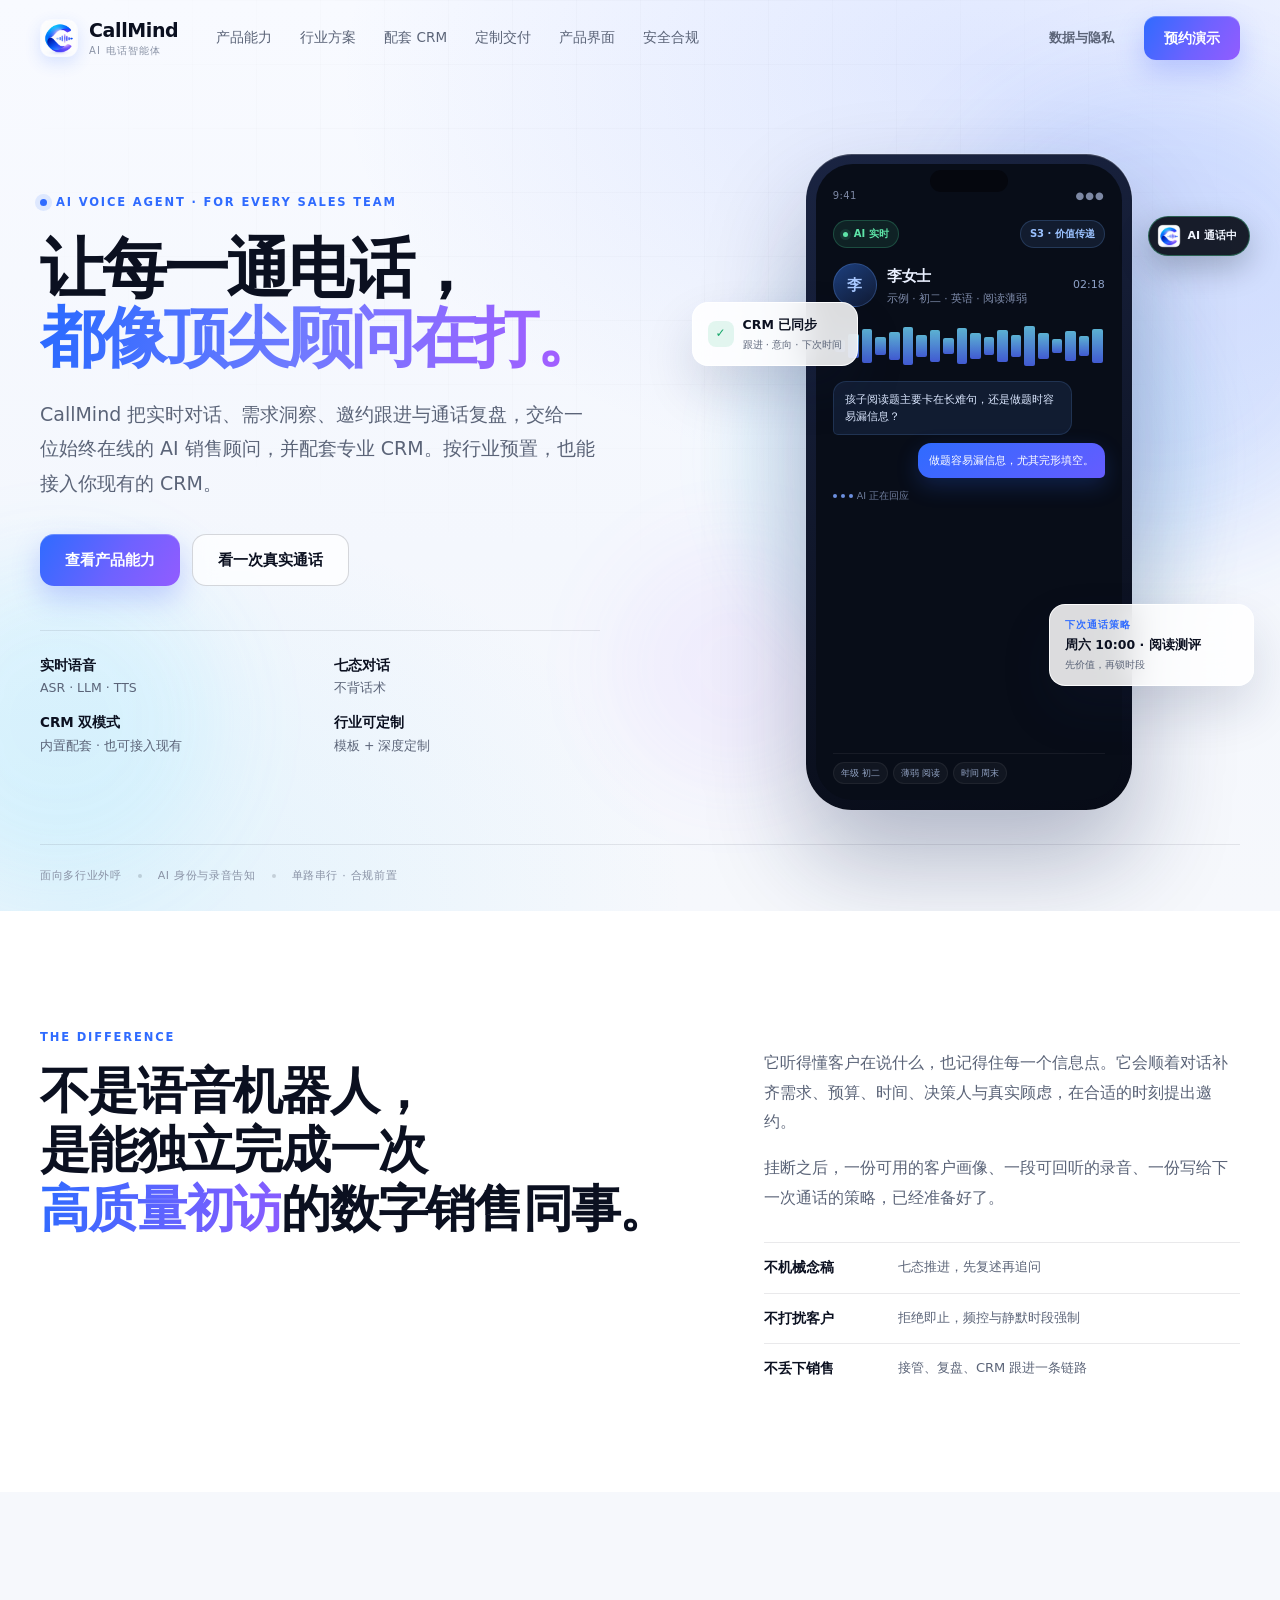
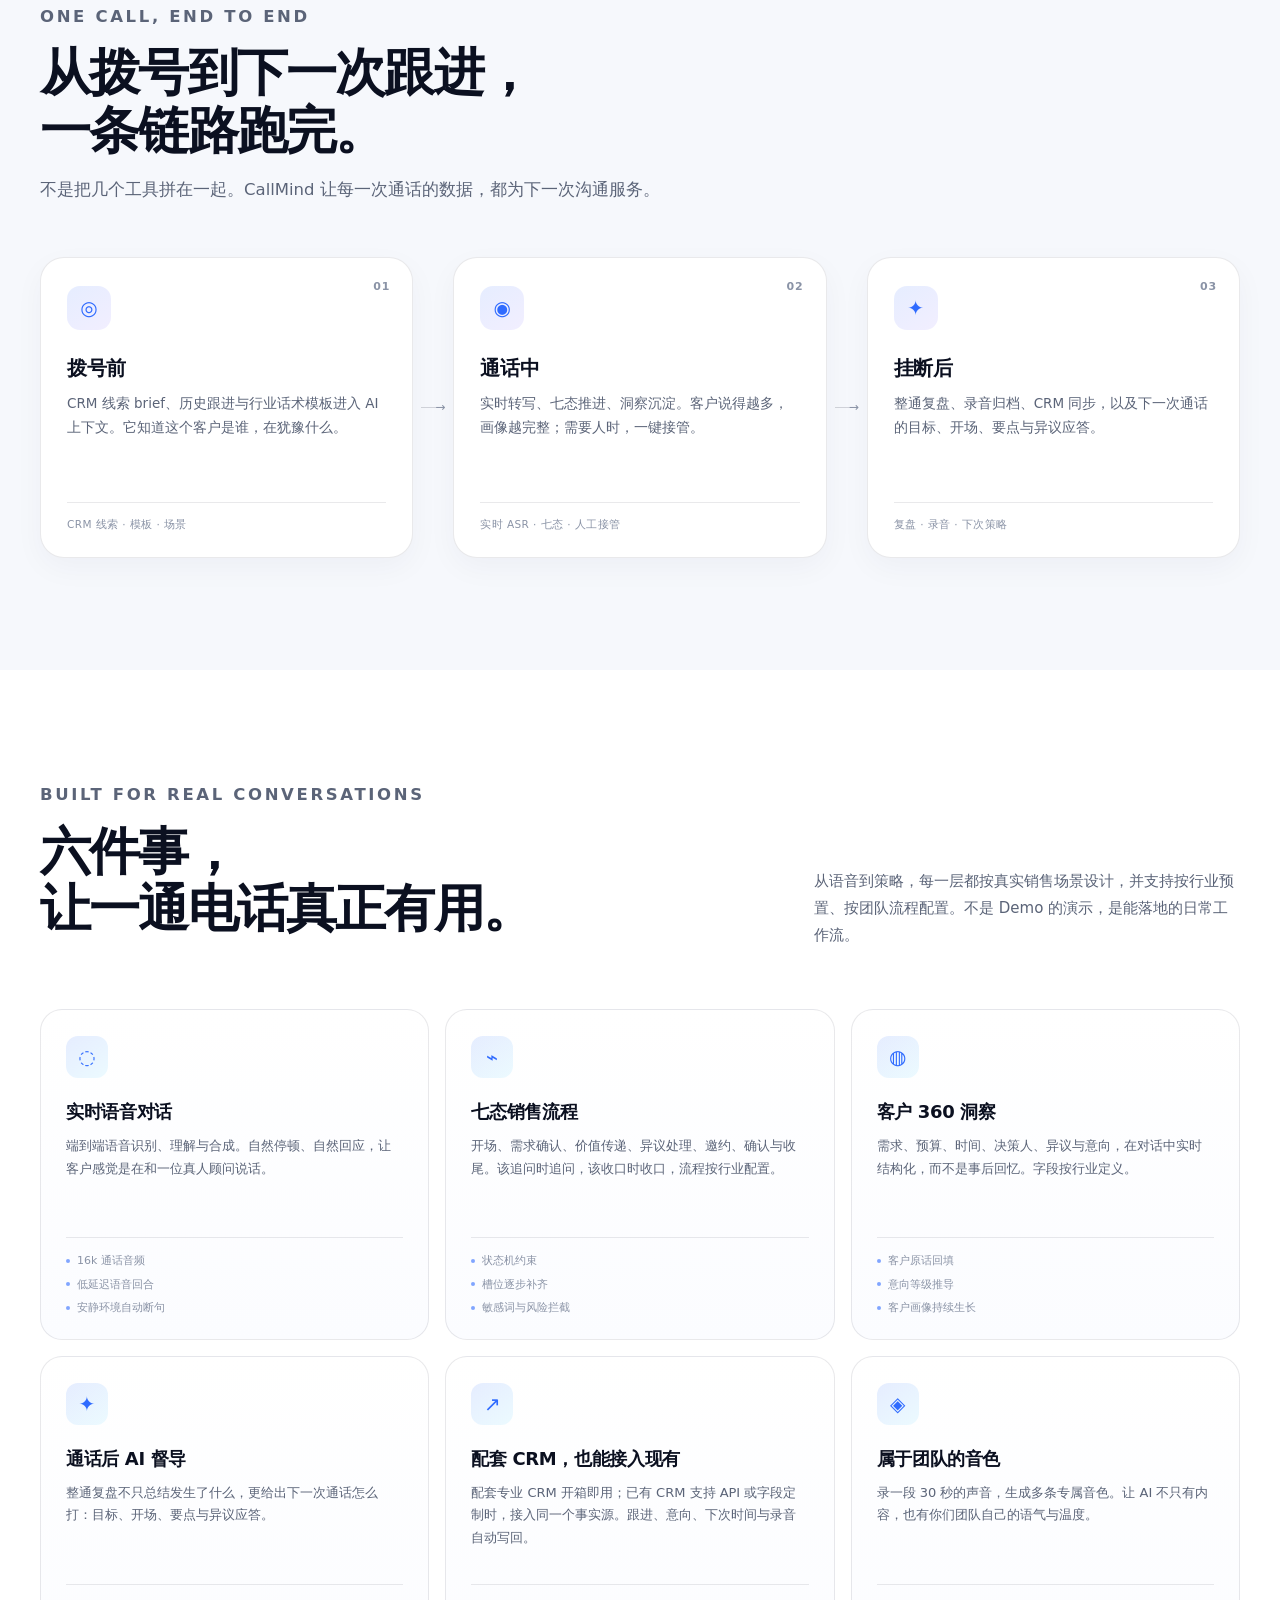
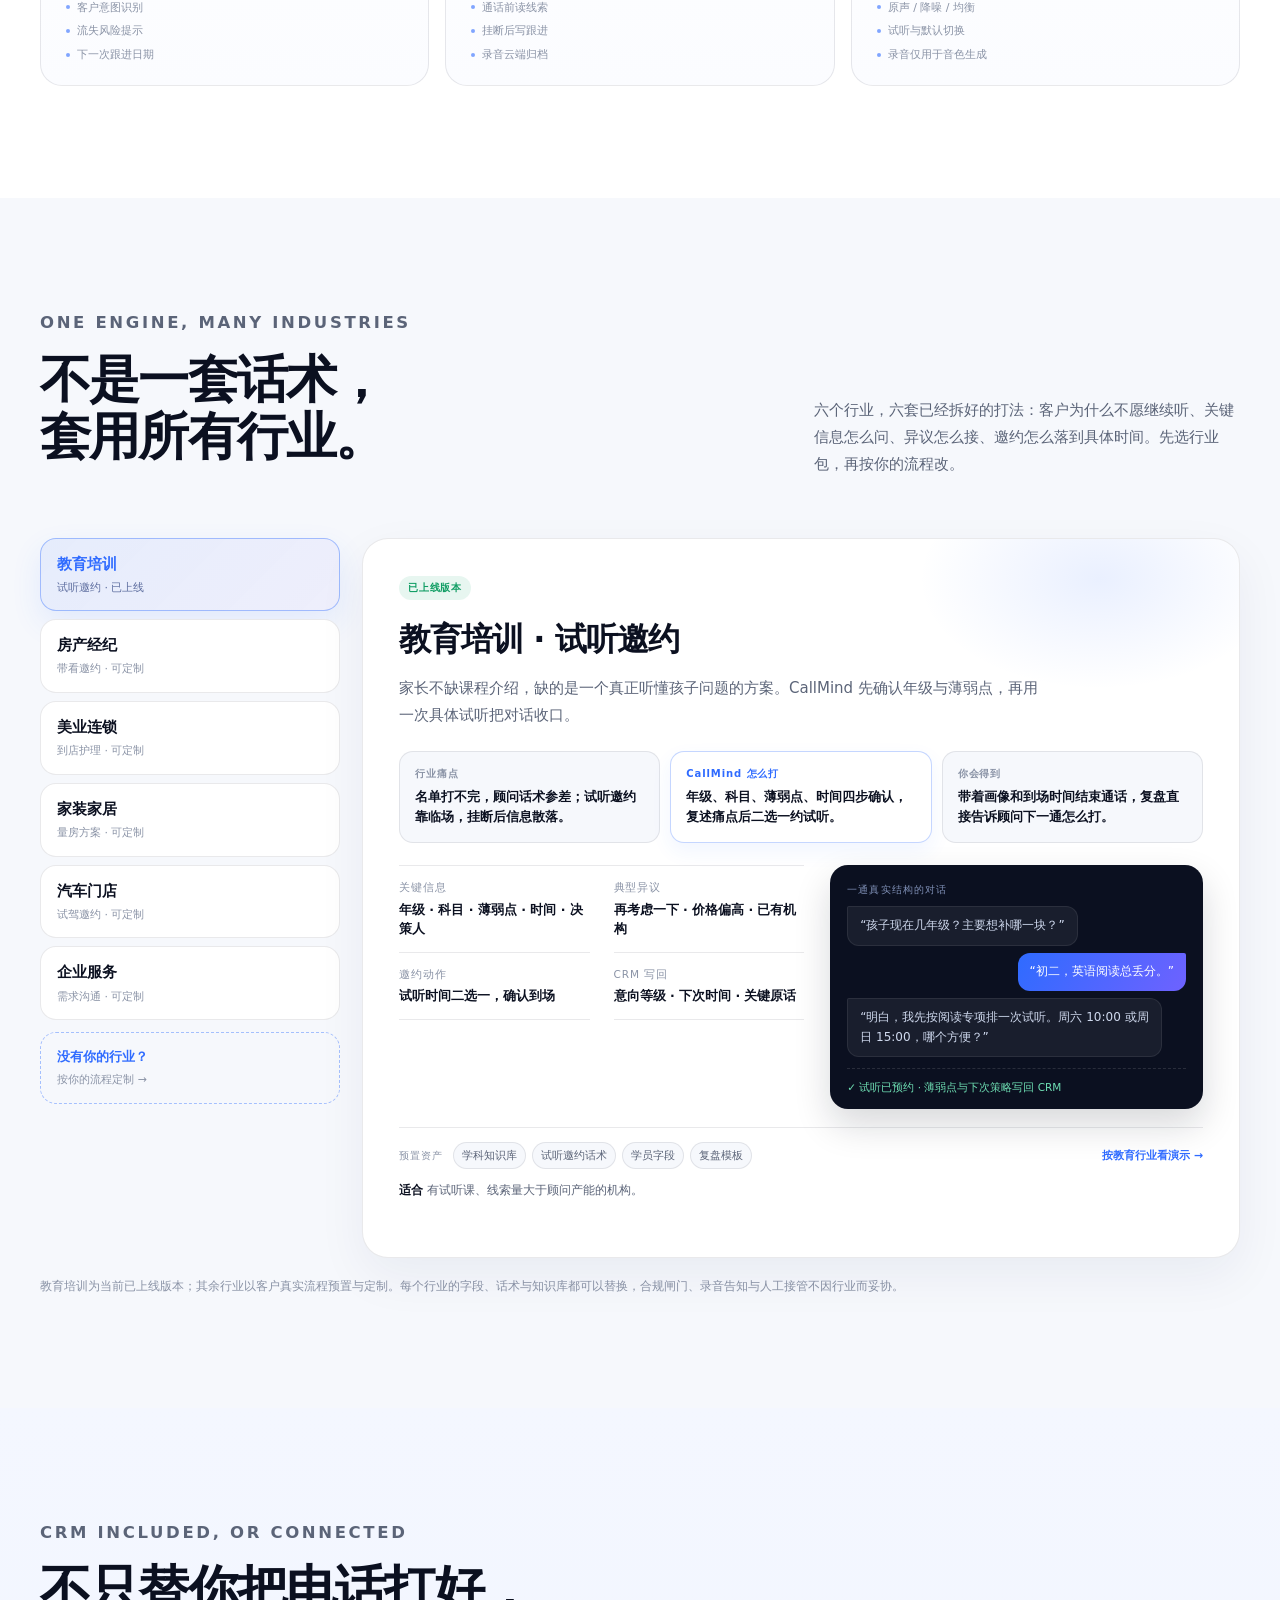
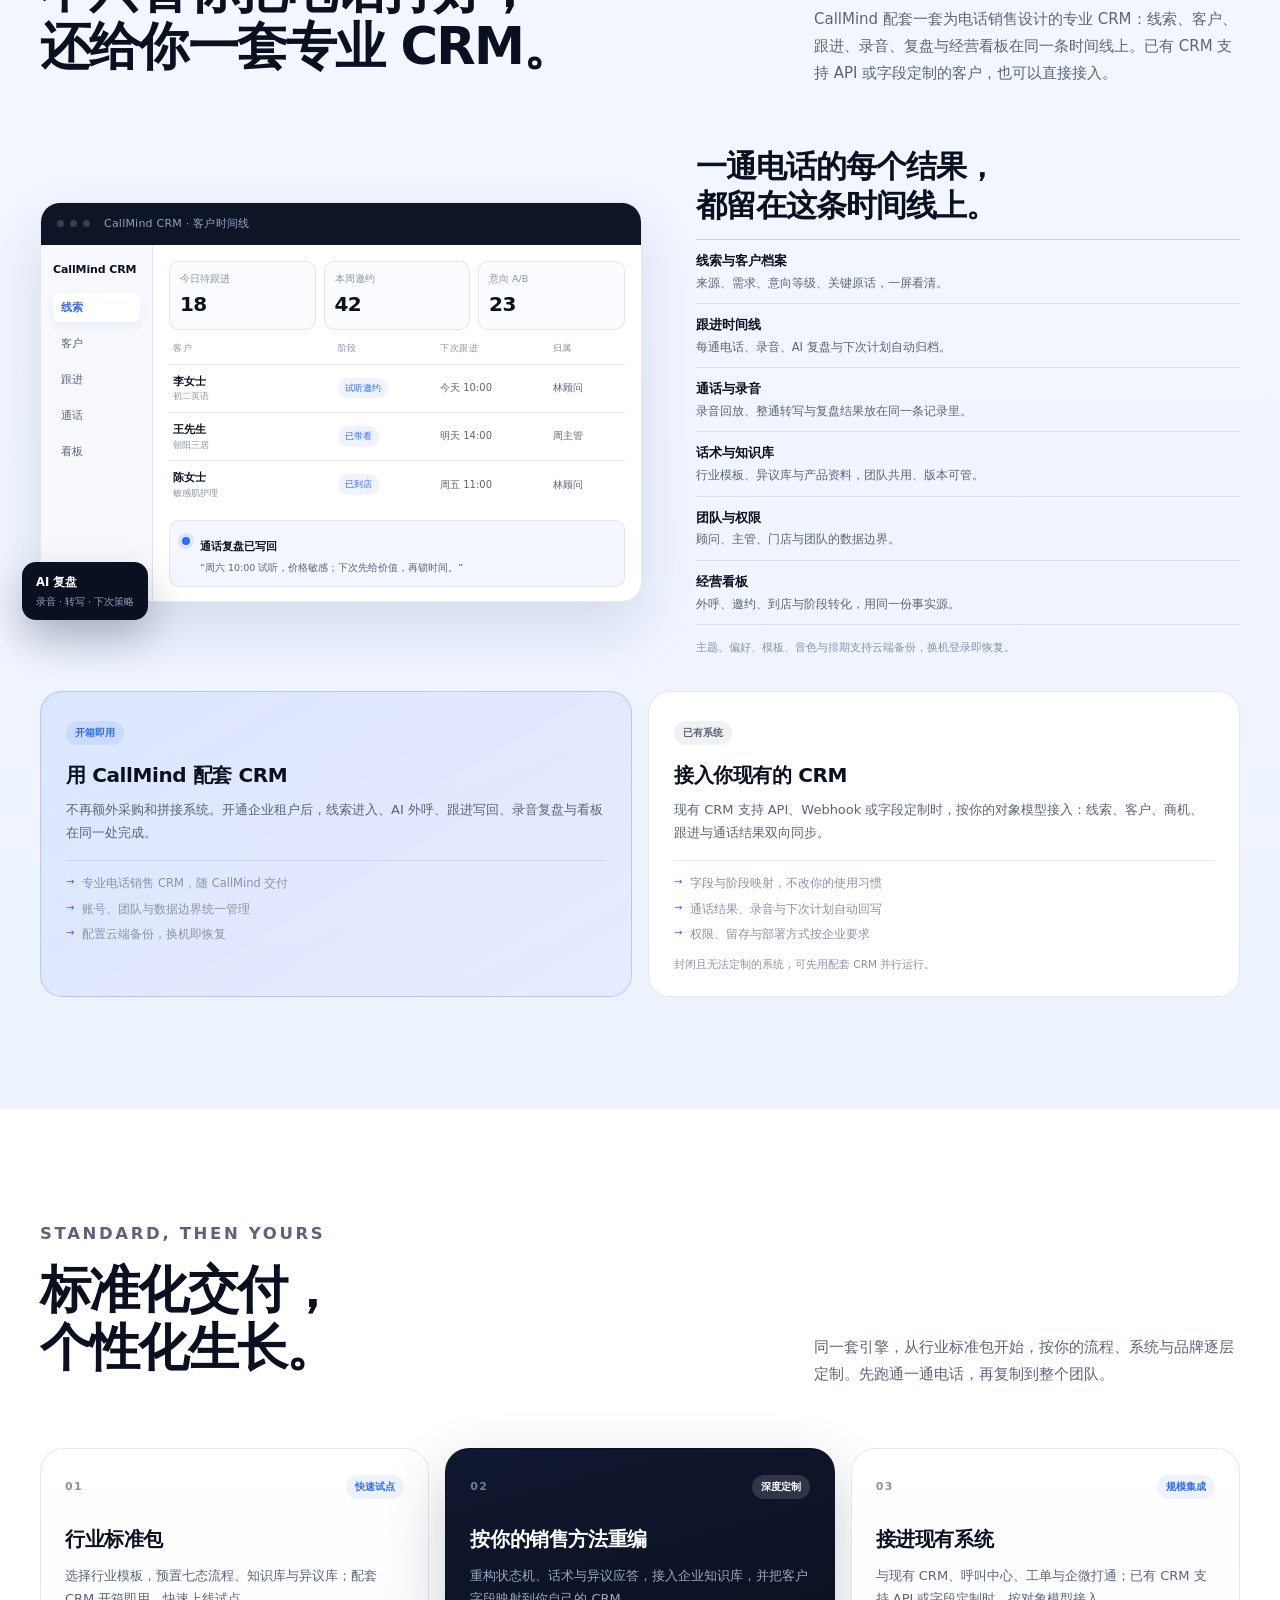
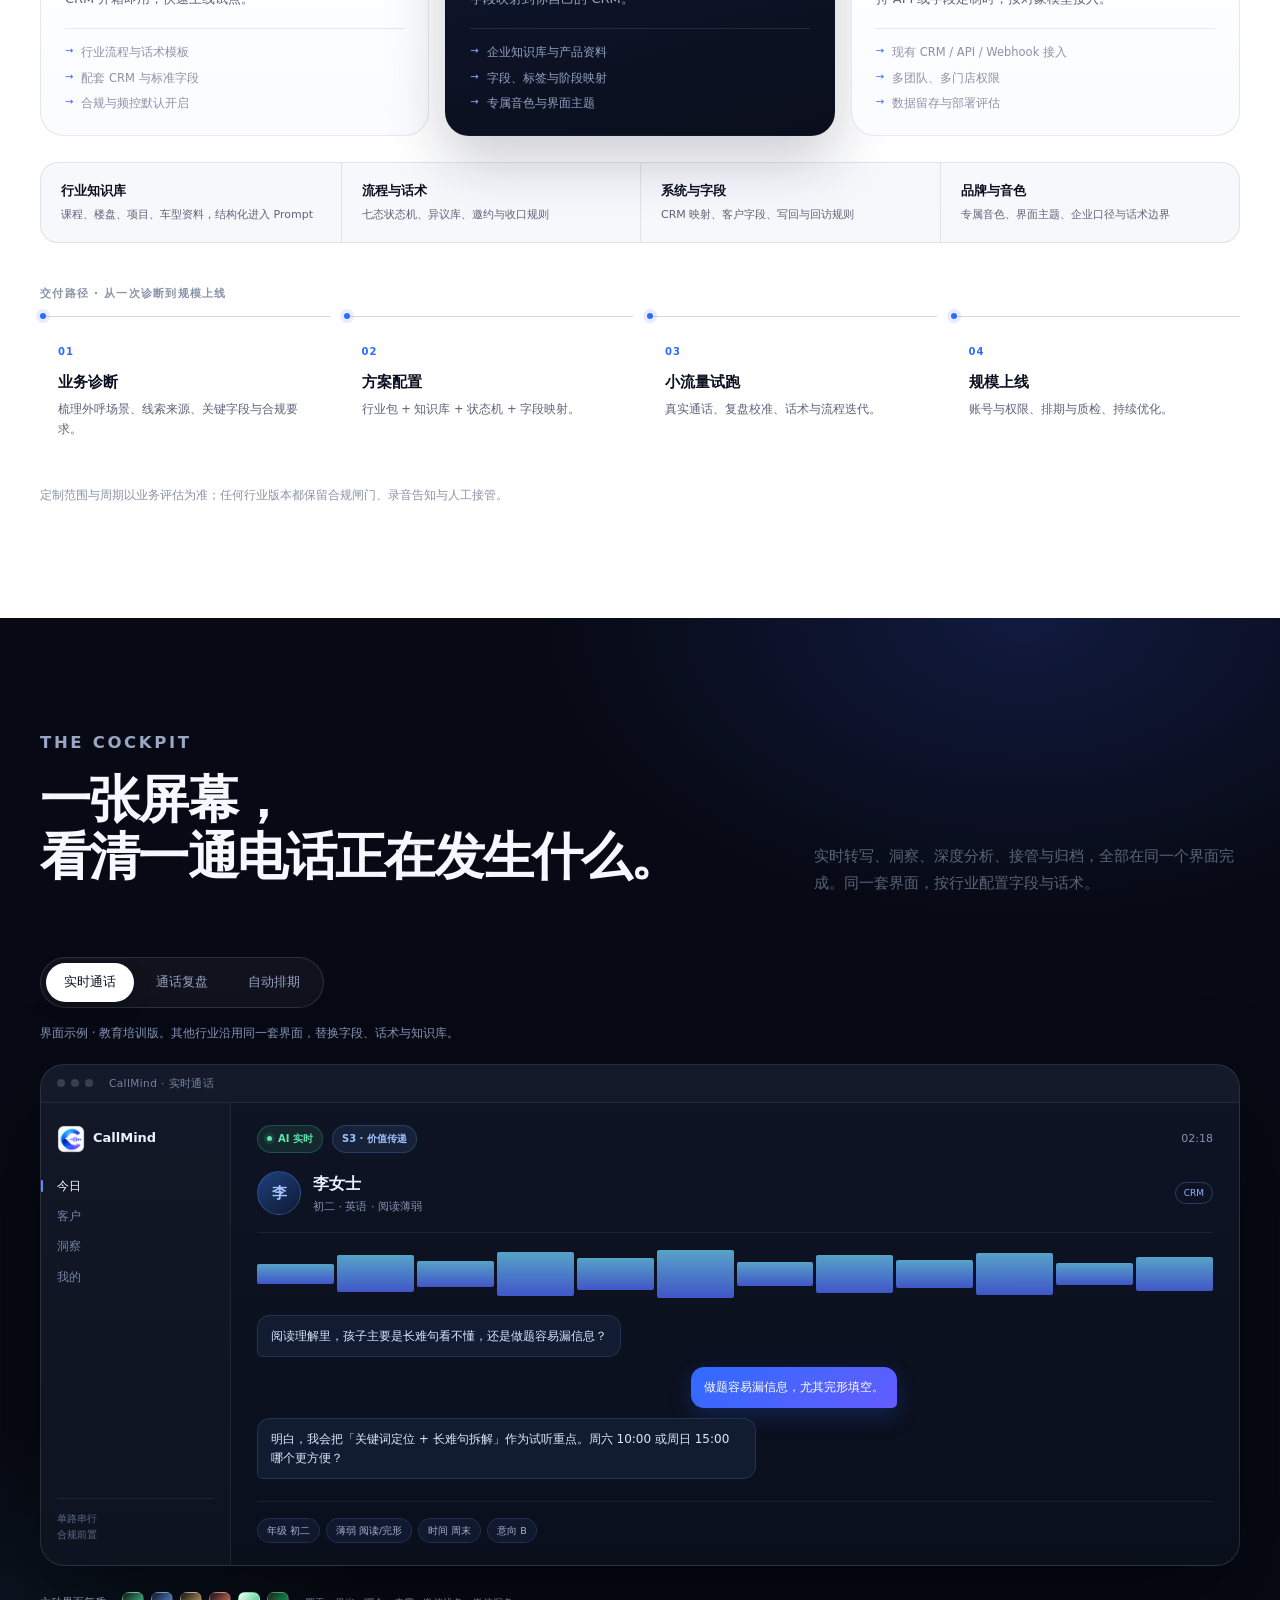
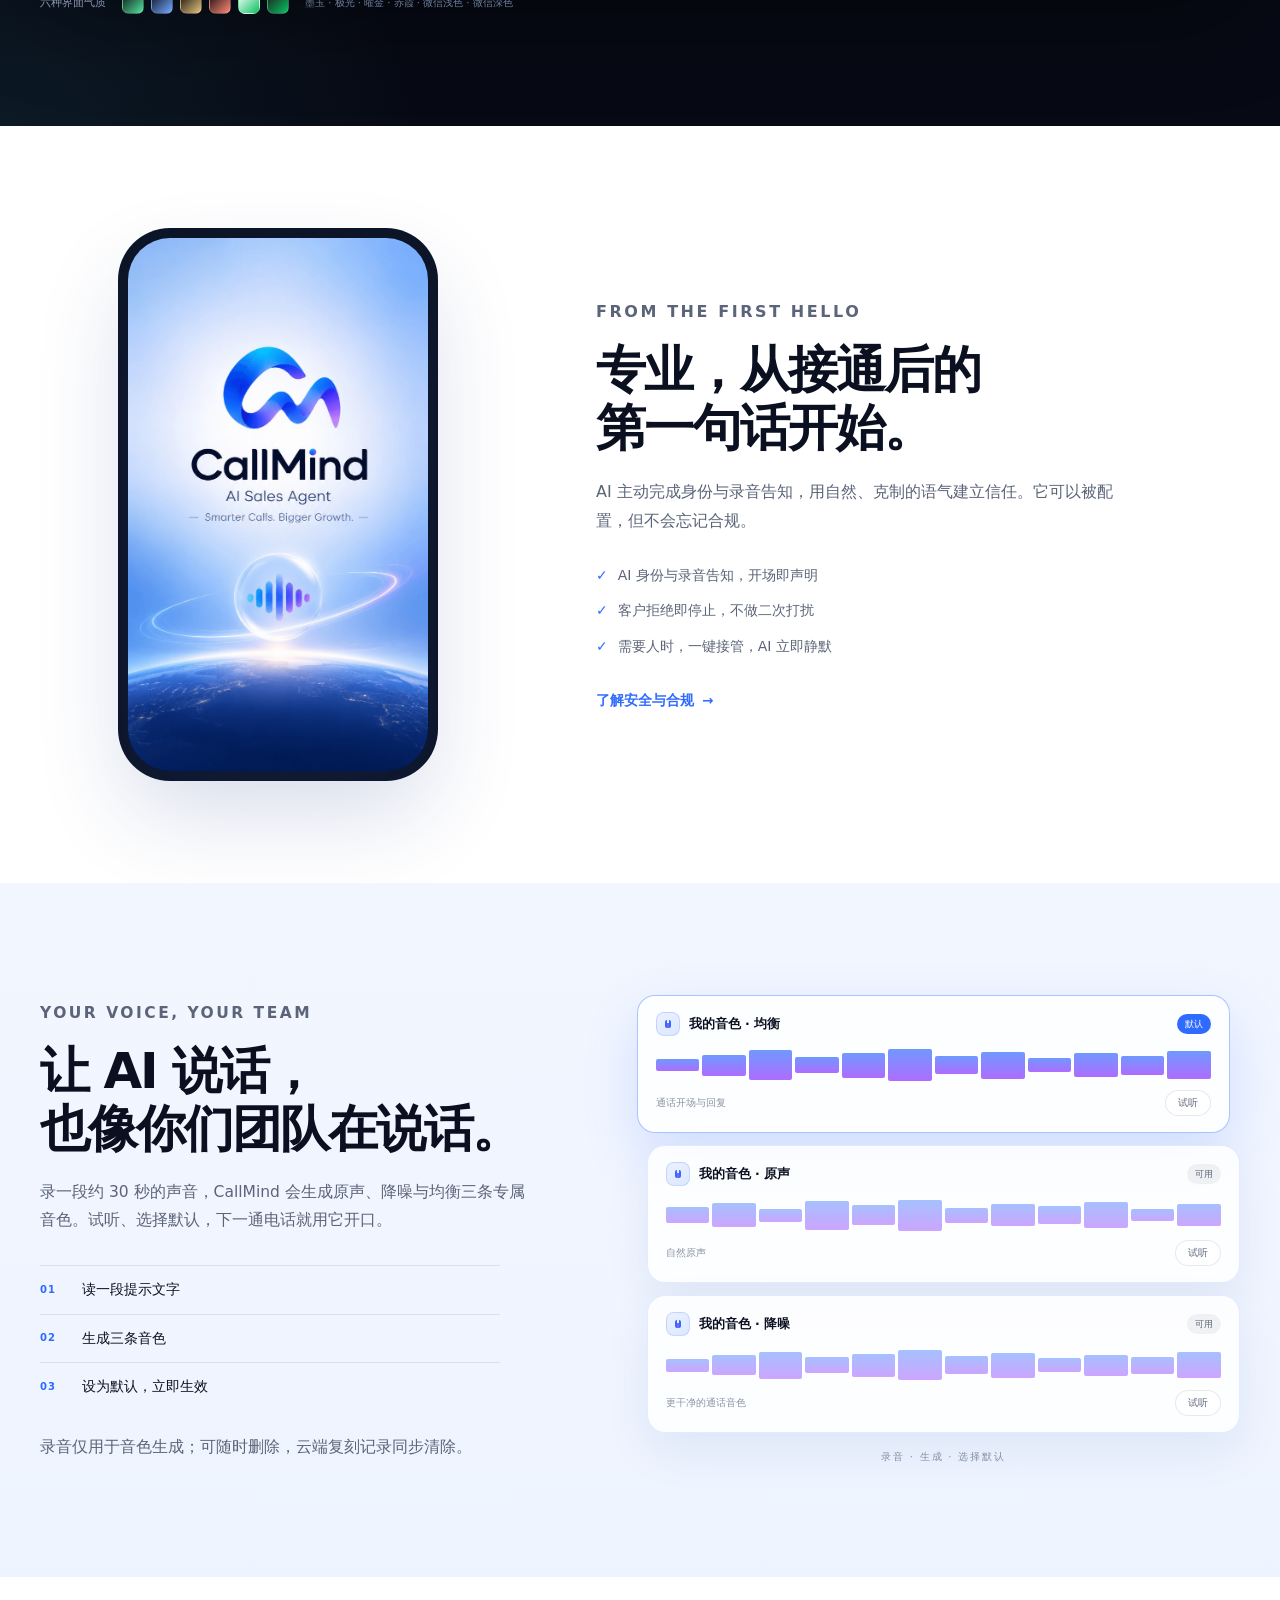
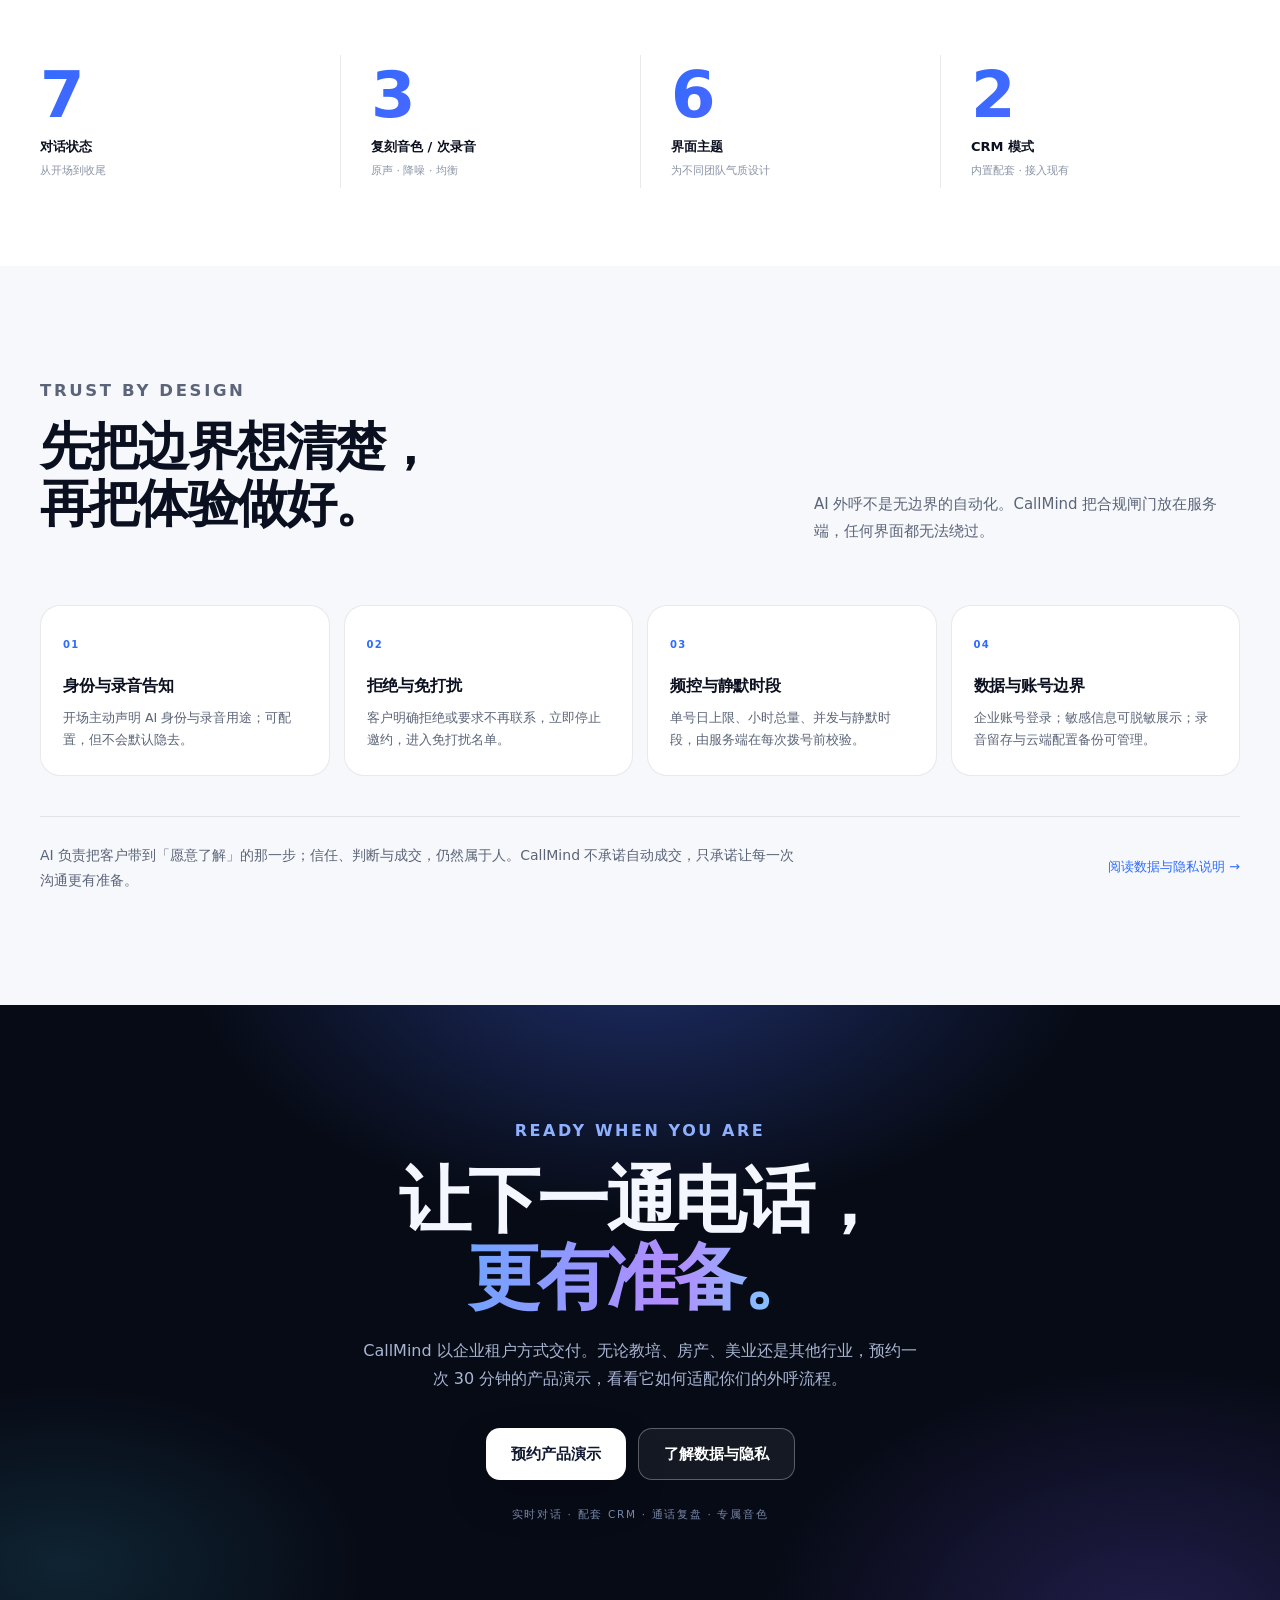
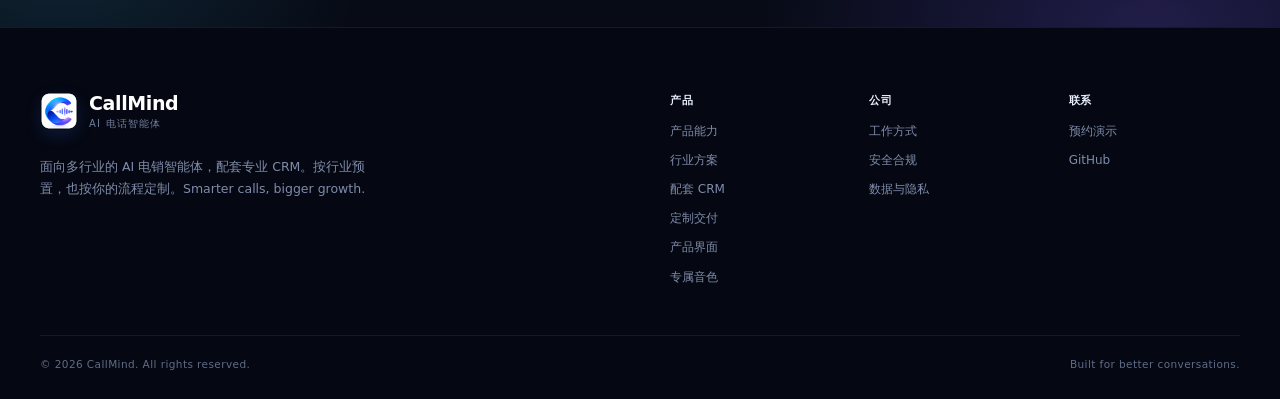
<file: index.html>
<!DOCTYPE html>
<html lang="zh-CN">
<head>
  <meta charset="utf-8" />
  <meta name="viewport" content="width=device-width, initial-scale=1" />
  <title>CallMind · 让每一通电话，都像顶尖顾问在打</title>
  <meta name="description" content="CallMind 是面向多行业的 AI 电销智能体，配套专业 CRM：实时对话、需求洞察、邀约跟进、通话复盘与客户时间线一体交付；已有 CRM 支持 API 定制即可接入。" />
  <meta name="theme-color" content="#F6F8FC" />
  <link rel="canonical" href="https://thinkbugs.github.io/" />
  <link rel="icon" type="image/png" href="favicon.png" />
  <link rel="apple-touch-icon" href="assets/img/apple-touch-icon.png" />
  <meta property="og:type" content="website" />
  <meta property="og:site_name" content="CallMind" />
  <meta property="og:title" content="CallMind · 让每一通电话，都像顶尖顾问在打" />
  <meta property="og:description" content="AI 电销智能体 + 配套专业 CRM：实时对话、邀约跟进、通话复盘与客户时间线；已有 CRM 支持 API 定制即可接入。" />
  <meta property="og:url" content="https://thinkbugs.github.io/" />
  <meta property="og:image" content="https://thinkbugs.github.io/assets/img/og.jpg" />
  <meta property="og:image:width" content="1200" />
  <meta property="og:image:height" content="630" />
  <meta name="twitter:card" content="summary_large_image" />
  <meta name="twitter:image" content="https://thinkbugs.github.io/assets/img/og.jpg" />
  <script>document.documentElement.classList.add('js');</script>
  <link rel="stylesheet" href="assets/css/style.css" />
  <script type="application/ld+json">
  {
    "@context": "https://schema.org",
    "@type": "SoftwareApplication",
    "name": "CallMind",
    "applicationCategory": "BusinessApplication",
    "operatingSystem": "Android",
    "url": "https://thinkbugs.github.io/",
    "description": "面向多行业的 AI 电销智能体，配套专业 CRM，也可接入客户现有 CRM：实时对话、需求洞察、邀约跟进、通话复盘与客户时间线。",
    "offers": { "@type": "Offer", "price": "0", "priceCurrency": "CNY", "description": "企业租户演示申请" }
  }
  </script>
</head>
<body>
  <a class="skip" href="#main">跳到主要内容</a>

  <header class="site-header" id="header">
    <div class="shell nav-shell">
      <a class="brand" href="#top" aria-label="CallMind 首页">
        <img src="assets/img/logo.png" alt="" class="brand-mark" />
        <span class="brand-text"><b>CallMind</b><small>AI 电话智能体</small></span>
      </a>
      <nav class="nav-links" aria-label="主导航">
        <a href="#capabilities">产品能力</a>
        <a href="#industries">行业方案</a>
        <a href="#crm">配套 CRM</a>
        <a href="#custom">定制交付</a>
        <a href="#product">产品界面</a>
        <a href="#security">安全合规</a>
      </nav>
      <div class="nav-actions">
        <a class="btn btn-ghost nav-login" href="privacy.html">数据与隐私</a>
        <button class="btn btn-primary" data-open-demo>预约演示</button>
      </div>
      <button class="menu-toggle" id="menuToggle" aria-label="打开菜单" aria-expanded="false"><span></span><span></span></button>
    </div>
    <div class="mobile-menu" id="mobileMenu">
      <a href="#capabilities">产品能力</a>
      <a href="#industries">行业方案</a>
      <a href="#crm">配套 CRM</a>
      <a href="#custom">定制交付</a>
      <a href="#product">产品界面</a>
      <a href="#security">安全合规</a>
      <a href="privacy.html">数据与隐私</a>
      <button class="btn btn-primary" data-open-demo>预约演示</button>
    </div>
  </header>

  <main id="main">
    <section class="hero" id="top">
      <div class="hero-mesh" aria-hidden="true"><i class="orb orb-a"></i><i class="orb orb-b"></i><i class="orb orb-c"></i><div class="grid"></div></div>
      <div class="shell hero-grid">
        <div class="hero-copy">
          <p class="eyebrow" data-reveal><span class="pulse"></span> AI VOICE AGENT · FOR EVERY SALES TEAM</p>
          <h1 data-reveal>让每一通电话，<br /><span class="grad">都像顶尖顾问在打。</span></h1>
          <p class="lede" data-reveal>CallMind 把实时对话、需求洞察、邀约跟进与通话复盘，交给一位始终在线的 AI 销售顾问，并配套专业 CRM。按行业预置，也能接入你现有的 CRM。</p>
          <div class="hero-actions" data-reveal>
            <a class="btn btn-primary btn-lg" href="#capabilities">查看产品能力</a>
            <a class="btn btn-soft btn-lg" href="#product">看一次真实通话</a>
          </div>
          <ul class="hero-facts" data-reveal>
            <li><span>实时语音</span>ASR · LLM · TTS</li>
            <li><span>七态对话</span>不背话术</li>
            <li><span>CRM 双模式</span>内置配套 · 也可接入现有</li>
            <li><span>行业可定制</span>模板 + 深度定制</li>
          </ul>
        </div>

        <div class="hero-visual" data-reveal>
          <div class="halo" aria-hidden="true"></div>
          <div class="phone phone-live" aria-label="CallMind 实时通话界面示意">
            <div class="phone-frame"></div>
            <div class="phone-screen">
              <div class="statusline"><span>9:41</span><span class="status-icons">●●●</span></div>
              <div class="app-head">
                <span class="live-pill"><i></i>AI 实时</span>
                <span class="stage-pill">S3 · 价值传递</span>
              </div>
              <div class="app-person">
                <div class="avatar">李</div>
                <div><b>李女士</b><small>示例 · 初二 · 英语 · 阅读薄弱</small></div>
                <span class="timer">02:18</span>
              </div>
              <div class="wave" aria-hidden="true">
                <span style="--h:28%"></span><span style="--h:58%"></span><span style="--h:82%"></span><span style="--h:44%"></span><span style="--h:68%"></span><span style="--h:92%"></span><span style="--h:52%"></span><span style="--h:74%"></span><span style="--h:36%"></span><span style="--h:88%"></span><span style="--h:64%"></span><span style="--h:42%"></span><span style="--h:78%"></span><span style="--h:54%"></span><span style="--h:96%"></span><span style="--h:60%"></span><span style="--h:34%"></span><span style="--h:70%"></span><span style="--h:48%"></span><span style="--h:80%"></span>
              </div>
              <div class="chat">
                <div class="bubble bubble-ai">孩子阅读题主要卡在长难句，还是做题时容易漏信息？</div>
                <div class="bubble bubble-parent">做题容易漏信息，尤其完形填空。</div>
                <div class="typing"><span></span><span></span><span></span> AI 正在回应</div>
              </div>
              <div class="mini-tags"><span>年级 初二</span><span>薄弱 阅读</span><span>时间 周末</span></div>
            </div>
          </div>
          <div class="float-card float-crm"><span class="float-ico">✓</span><div><b>CRM 已同步</b><small>跟进 · 意向 · 下次时间</small></div></div>
          <div class="float-card float-plan"><div class="float-k">下次通话策略</div><b>周六 10:00 · 阅读测评</b><small>先价值，再锁时段</small></div>
          <div class="float-bubble"><img src="assets/img/logo.png" alt="" /><span>AI 通话中</span></div>
        </div>
      </div>
      <div class="shell hero-bottom">
        <span>面向多行业外呼</span>
        <span class="sep"></span>
        <span>AI 身份与录音告知</span>
        <span class="sep"></span>
        <span>单路串行 · 合规前置</span>
      </div>
    </section>

    <section class="section intro">
      <div class="shell">
        <p class="eyebrow" data-reveal>THE DIFFERENCE</p>
        <div class="intro-grid">
          <h2 data-reveal>不是语音机器人，<br />是能独立完成一次<br /><span class="grad-text">高质量初访</span>的<span class="keep">数字销售同事。</span></h2>
          <div class="intro-copy" data-reveal>
            <p>它听得懂客户在说什么，也记得住每一个信息点。它会顺着对话补齐需求、预算、时间、决策人与真实顾虑，在合适的时刻提出邀约。</p>
            <p>挂断之后，一份可用的客户画像、一段可回听的录音、一份写给下一次通话的策略，已经准备好了。</p>
            <div class="intro-points">
              <div><b>不机械念稿</b><span>七态推进，先复述再追问</span></div>
              <div><b>不打扰客户</b><span>拒绝即止，频控与静默时段强制</span></div>
              <div><b>不丢下销售</b><span>接管、复盘、CRM 跟进一条链路</span></div>
            </div>
          </div>
        </div>
      </div>
    </section>

    <section class="section how" id="how">
      <div class="shell">
        <div class="section-head" data-reveal>
          <p class="eyebrow">ONE CALL, END TO END</p>
          <h2>从拨号到下一次跟进，<br />一条链路跑完。</h2>
          <p>不是把几个工具拼在一起。CallMind 让每一次通话的数据，都为下一次沟通服务。</p>
        </div>
        <div class="flow" data-reveal>
          <article class="flow-step">
            <div class="flow-num">01</div>
            <div class="flow-icon">◎</div>
            <h3>拨号前</h3>
            <p>CRM 线索 brief、历史跟进与行业话术模板进入 AI 上下文。它知道这个客户是谁，在犹豫什么。</p>
            <div class="flow-meta">CRM 线索 · 模板 · 场景</div>
          </article>
          <div class="flow-line" aria-hidden="true"></div>
          <article class="flow-step">
            <div class="flow-num">02</div>
            <div class="flow-icon">◉</div>
            <h3>通话中</h3>
            <p>实时转写、七态推进、洞察沉淀。客户说得越多，画像越完整；需要人时，一键接管。</p>
            <div class="flow-meta">实时 ASR · 七态 · 人工接管</div>
          </article>
          <div class="flow-line" aria-hidden="true"></div>
          <article class="flow-step">
            <div class="flow-num">03</div>
            <div class="flow-icon">✦</div>
            <h3>挂断后</h3>
            <p>整通复盘、录音归档、CRM 同步，以及下一次通话的目标、开场、要点与异议应答。</p>
            <div class="flow-meta">复盘 · 录音 · 下次策略</div>
          </article>
        </div>
      </div>
    </section>

    <section class="section capabilities" id="capabilities">
      <div class="shell">
        <div class="section-head split" data-reveal>
          <div>
            <p class="eyebrow">BUILT FOR REAL CONVERSATIONS</p>
            <h2>六件事，<br />让一通电话真正有用。</h2>
          </div>
          <p class="head-side">从语音到策略，每一层都按真实销售场景设计，并支持按行业预置、按团队流程配置。不是 Demo 的演示，是能落地的日常工作流。</p>
        </div>
        <div class="cap-grid">
          <article class="cap-card" data-reveal>
            <span class="cap-ico">◌</span>
            <h3>实时语音对话</h3>
            <p>端到端语音识别、理解与合成。自然停顿、自然回应，让客户感觉是在和一位真人顾问说话。</p>
            <ul><li>16k 通话音频</li><li>低延迟语音回合</li><li>安静环境自动断句</li></ul>
          </article>
          <article class="cap-card" data-reveal>
            <span class="cap-ico">⌁</span>
            <h3>七态销售流程</h3>
            <p>开场、需求确认、价值传递、异议处理、邀约、确认与收尾。该追问时追问，该收口时收口，流程按行业配置。</p>
            <ul><li>状态机约束</li><li>槽位逐步补齐</li><li>敏感词与风险拦截</li></ul>
          </article>
          <article class="cap-card" data-reveal>
            <span class="cap-ico">◍</span>
            <h3>客户 360 洞察</h3>
            <p>需求、预算、时间、决策人、异议与意向，在对话中实时结构化，而不是事后回忆。字段按行业定义。</p>
            <ul><li>客户原话回填</li><li>意向等级推导</li><li>客户画像持续生长</li></ul>
          </article>
          <article class="cap-card" data-reveal>
            <span class="cap-ico">✦</span>
            <h3>通话后 AI 督导</h3>
            <p>整通复盘不只总结发生了什么，更给出下一次通话怎么打：目标、开场、要点与异议应答。</p>
            <ul><li>客户意图识别</li><li>流失风险提示</li><li>下一次跟进日期</li></ul>
          </article>
          <article class="cap-card" data-reveal>
            <span class="cap-ico">↗</span>
            <h3>配套 CRM，也能接入现有</h3>
            <p>配套专业 CRM 开箱即用；已有 CRM 支持 API 或字段定制时，接入同一个事实源。跟进、意向、下次时间与录音自动写回。</p>
            <ul><li>通话前读线索</li><li>挂断后写跟进</li><li>录音云端归档</li></ul>
          </article>
          <article class="cap-card" data-reveal>
            <span class="cap-ico">◈</span>
            <h3>属于团队的音色</h3>
            <p>录一段 30 秒的声音，生成多条专属音色。让 AI 不只有内容，也有你们团队自己的语气与温度。</p>
            <ul><li>原声 / 降噪 / 均衡</li><li>试听与默认切换</li><li>录音仅用于音色生成</li></ul>
          </article>
        </div>
      </div>
    </section>

    <section class="section industries" id="industries">
      <div class="shell">
        <div class="section-head split" data-reveal>
          <div>
            <p class="eyebrow">ONE ENGINE, MANY INDUSTRIES</p>
            <h2>不是一套话术，<br />套用所有行业。</h2>
          </div>
          <p class="head-side">六个行业，六套已经拆好的打法：客户为什么不愿继续听、关键信息怎么问、异议怎么接、邀约怎么落到具体时间。先选行业包，再按你的流程改。</p>
        </div>
        <div class="industry-board" data-reveal>
          <div class="industry-nav">
            <div class="ind-list" role="tablist" aria-label="行业方案">
              <button class="ind-tab is-active" role="tab" aria-selected="true" aria-controls="ind-edu" data-ind="edu"><span>教育培训</span><small>试听邀约 · 已上线</small></button>
              <button class="ind-tab" role="tab" aria-selected="false" aria-controls="ind-rea" data-ind="rea"><span>房产经纪</span><small>带看邀约 · 可定制</small></button>
              <button class="ind-tab" role="tab" aria-selected="false" aria-controls="ind-beauty" data-ind="beauty"><span>美业连锁</span><small>到店护理 · 可定制</small></button>
              <button class="ind-tab" role="tab" aria-selected="false" aria-controls="ind-home" data-ind="home"><span>家装家居</span><small>量房方案 · 可定制</small></button>
              <button class="ind-tab" role="tab" aria-selected="false" aria-controls="ind-auto" data-ind="auto"><span>汽车门店</span><small>试驾邀约 · 可定制</small></button>
              <button class="ind-tab" role="tab" aria-selected="false" aria-controls="ind-b2b" data-ind="b2b"><span>企业服务</span><small>需求沟通 · 可定制</small></button>
            </div>
            <a class="industry-cta" href="#custom"><b>没有你的行业？</b><span>按你的流程定制 →</span></a>
          </div>
          <div class="industry-panels">
            <article class="ind-panel is-active" id="ind-edu" role="tabpanel" data-ind-panel="edu">
              <header class="ind-head">
                <span class="ind-tag live">已上线版本</span>
                <h3>教育培训 · 试听邀约</h3>
                <p class="ind-lead">家长不缺课程介绍，缺的是一个真正听懂孩子问题的方案。CallMind 先确认年级与薄弱点，再用一次具体试听把对话收口。</p>
              </header>
              <div class="ind-value">
                <div><span>行业痛点</span><b>名单打不完，顾问话术参差；试听邀约靠临场，挂断后信息散落。</b></div>
                <div><span>CallMind 怎么打</span><b>年级、科目、薄弱点、时间四步确认，复述痛点后二选一约试听。</b></div>
                <div><span>你会得到</span><b>带着画像和到场时间结束通话，复盘直接告诉顾问下一通怎么打。</b></div>
              </div>
              <div class="ind-detail">
                <div class="ind-grid">
                  <div><span>关键信息</span><b>年级 · 科目 · 薄弱点 · 时间 · 决策人</b></div>
                  <div><span>典型异议</span><b>再考虑一下 · 价格偏高 · 已有机构</b></div>
                  <div><span>邀约动作</span><b>试听时间二选一，确认到场</b></div>
                  <div><span>CRM 写回</span><b>意向等级 · 下次时间 · 关键原话</b></div>
                </div>
                <div class="ind-dialogue">
                  <span class="d-label">一通真实结构的对话</span>
                  <div class="d-ai">“孩子现在几年级？主要想补哪一块？”</div>
                  <div class="d-user">“初二，英语阅读总丢分。”</div>
                  <div class="d-ai">“明白，我先按阅读专项排一次试听。周六 10:00 或周日 15:00，哪个方便？”</div>
                  <div class="d-result">✓ 试听已预约 · 薄弱点与下次策略写回 CRM</div>
                </div>
              </div>
              <div class="ind-assets"><span>预置资产</span><i>学科知识库</i><i>试听邀约话术</i><i>学员字段</i><i>复盘模板</i><button class="ind-demo" type="button" data-industry="教育培训" data-open-demo>按教育行业看演示 <span>→</span></button></div>
              <p class="ind-fit"><b>适合</b> 有试听课、线索量大于顾问产能的机构。</p>
            </article>
            <article class="ind-panel" id="ind-rea" role="tabpanel" data-ind-panel="rea" hidden>
              <header class="ind-head">
                <span class="ind-tag">行业方案</span>
                <h3>房产经纪 · 带看邀约</h3>
                <p class="ind-lead">客户不是不愿看房，而是不想把周末浪费在不匹配的房源上。CallMind 先筛区域、预算与资格，再约一次值得看的带看。</p>
              </header>
              <div class="ind-value">
                <div><span>行业痛点</span><b>线索多、真假难辨；经纪人时间耗在无效带看；需求散落在微信里。</b></div>
                <div><span>CallMind 怎么打</span><b>区域、预算、户型、资格四问，匹配 1–2 套房源再约带看。</b></div>
                <div><span>你会得到</span><b>每次带看都有明确理由，客户需求、预算和下次时间完整留痕。</b></div>
              </div>
              <div class="ind-detail">
                <div class="ind-grid">
                  <div><span>关键信息</span><b>区域 · 预算 · 户型 · 购房资格 · 看房时间</b></div>
                  <div><span>典型异议</span><b>再看看 · 预算不够 · 已有中介</b></div>
                  <div><span>邀约动作</span><b>锁定 1–2 套匹配房源，约带看</b></div>
                  <div><span>CRM 写回</span><b>购房阶段 · 预算区间 · 下次带看</b></div>
                </div>
                <div class="ind-dialogue">
                  <span class="d-label">一通真实结构的对话</span>
                  <div class="d-ai">“您主要看哪个片区？预算大概在什么范围？”</div>
                  <div class="d-user">“朝阳，总价 800 万左右，三居。”</div>
                  <div class="d-ai">“这个预算在望京能看两套改善三居。周六上午我安排一次连看，您方便吗？”</div>
                  <div class="d-result">✓ 带看已锁定 · 预算与房源偏好写回 CRM</div>
                </div>
              </div>
              <div class="ind-assets"><span>预置资产</span><i>楼盘房源库</i><i>带看邀约话术</i><i>购房资格字段</i><i>带看复盘模板</i><button class="ind-demo" type="button" data-industry="房产经纪" data-open-demo>按房产行业看演示 <span>→</span></button></div>
              <p class="ind-fit"><b>适合</b> 新房或二手经纪团队、渠道线索多但带看效率低的门店。</p>
            </article>
            <article class="ind-panel" id="ind-beauty" role="tabpanel" data-ind-panel="beauty" hidden>
              <header class="ind-head">
                <span class="ind-tag">行业方案</span>
                <h3>美业连锁 · 到店护理</h3>
                <p class="ind-lead">顾客不是怕变美，而是怕被推销。CallMind 先问项目与到店习惯，再给一个低门槛、具体的到店理由。</p>
              </header>
              <div class="ind-value">
                <div><span>行业痛点</span><b>老客沉睡、活动靠群发；到店转化全看顾问当天状态；项目推荐不精准。</b></div>
                <div><span>CallMind 怎么打</span><b>项目、肤质或体质、频次、门店四步确认，给二选一的体验时间。</b></div>
                <div><span>你会得到</span><b>到店理由清楚、项目意向明确，门店接得住；沉睡客也有再次触达的依据。</b></div>
              </div>
              <div class="ind-detail">
                <div class="ind-grid">
                  <div><span>关键信息</span><b>项目需求 · 肤质/体质 · 频次 · 预算 · 门店</b></div>
                  <div><span>典型异议</span><b>没时间 · 怕推销 · 价格贵</b></div>
                  <div><span>邀约动作</span><b>体验项目二选一，确认门店与时间</b></div>
                  <div><span>CRM 写回</span><b>意向项目 · 到店时间 · 会员等级</b></div>
                </div>
                <div class="ind-dialogue">
                  <span class="d-label">一通真实结构的对话</span>
                  <div class="d-ai">“最近主要想做补水，还是抗衰紧致？”</div>
                  <div class="d-user">“皮肤干，有点细纹，但怕被推销。”</div>
                  <div class="d-ai">“理解，先做一次补水加紧致的体验，不办卡也能走。周三下午或周六上午，哪个方便？”</div>
                  <div class="d-result">✓ 体验已预约 · 项目意向与到店时间写回 CRM</div>
                </div>
              </div>
              <div class="ind-assets"><span>预置资产</span><i>项目知识库</i><i>到店邀约话术</i><i>会员字段</i><i>到店复盘模板</i><button class="ind-demo" type="button" data-industry="美业连锁" data-open-demo>按美业行业看演示 <span>→</span></button></div>
              <p class="ind-fit"><b>适合</b> 有会员体系、需要唤醒沉睡客的多门店连锁。</p>
            </article>
            <article class="ind-panel" id="ind-home" role="tabpanel" data-ind-panel="home" hidden>
              <header class="ind-head">
                <span class="ind-tag">行业方案</span>
                <h3>家装家居 · 量房方案</h3>
                <p class="ind-lead">业主不是不想装，而是怕报价不透明、方案不对味。CallMind 先判断面积、阶段与预算，再把量房变成一件值得做的事。</p>
              </header>
              <div class="ind-value">
                <div><span>行业痛点</span><b>线索质量参差；量房成本高；设计与销售信息断层。</b></div>
                <div><span>CallMind 怎么打</span><b>面积、户型、风格、预算、阶段五问，先筛量房资格再约时间。</b></div>
                <div><span>你会得到</span><b>上门之前就知道业主想要什么，量房师不空跑，方案从第一版就更接近。</b></div>
              </div>
              <div class="ind-detail">
                <div class="ind-grid">
                  <div><span>关键信息</span><b>面积 · 户型 · 风格 · 预算 · 装修阶段</b></div>
                  <div><span>典型异议</span><b>先对比 · 预算没定 · 已有公司</b></div>
                  <div><span>邀约动作</span><b>约量房或到店看样板间</b></div>
                  <div><span>CRM 写回</span><b>项目阶段 · 预算 · 下次量房</b></div>
                </div>
                <div class="ind-dialogue">
                  <span class="d-label">一通真实结构的对话</span>
                  <div class="d-ai">“房子大概多大面积？准备什么时候开始装？”</div>
                  <div class="d-user">“120 平，三居，下个月拿房。”</div>
                  <div class="d-ai">“那现在正好定方案。我先安排一次免费量房，顺便把风格和预算聊清楚，周末可以吗？”</div>
                  <div class="d-result">✓ 量房已预约 · 面积、风格与预算写回 CRM</div>
                </div>
              </div>
              <div class="ind-assets"><span>预置资产</span><i>案例与材料库</i><i>量房邀约话术</i><i>项目字段</i><i>量房复盘模板</i><button class="ind-demo" type="button" data-industry="家装家居" data-open-demo>按家装行业看演示 <span>→</span></button></div>
              <p class="ind-fit"><b>适合</b> 重视量房转化与方案质量、获客成本高的家装公司。</p>
            </article>
            <article class="ind-panel" id="ind-auto" role="tabpanel" data-ind-panel="auto" hidden>
              <header class="ind-head">
                <span class="ind-tag">行业方案</span>
                <h3>汽车门店 · 试驾邀约</h3>
                <p class="ind-lead">客户不是不想试驾，而是不想被销售围着转。CallMind 先问车型、预算与用车场景，把试驾安排成一次有准备的体验。</p>
              </header>
              <div class="ind-value">
                <div><span>行业痛点</span><b>线索跟进慢；试驾到店率低；置换与金融需求靠临场问。</b></div>
                <div><span>CallMind 怎么打</span><b>车型、预算、置换、场景四问，确认意向后再约到店试驾。</b></div>
                <div><span>你会得到</span><b>客户带着明确车型与需求到店，销售不用从零开始问。</b></div>
              </div>
              <div class="ind-detail">
                <div class="ind-grid">
                  <div><span>关键信息</span><b>车型 · 预算 · 置换 · 用车场景 · 到店时间</b></div>
                  <div><span>典型异议</span><b>再看看 · 等降价 · 已看过别家</b></div>
                  <div><span>邀约动作</span><b>约试驾，确认到店时间</b></div>
                  <div><span>CRM 写回</span><b>意向车型 · 购车周期 · 下次到店</b></div>
                </div>
                <div class="ind-dialogue">
                  <span class="d-label">一通真实结构的对话</span>
                  <div class="d-ai">“您主要看燃油还是新能源？平时通勤多还是家用多？”</div>
                  <div class="d-user">“家用，想换新能源，预算 20 万左右。”</div>
                  <div class="d-ai">“这个预算有两款适合家用的新能源，周末到店试驾一次就能对比。周六下午可以吗？”</div>
                  <div class="d-result">✓ 试驾已预约 · 意向车型与购车周期写回 CRM</div>
                </div>
              </div>
              <div class="ind-assets"><span>预置资产</span><i>车型库</i><i>试驾邀约话术</i><i>购车字段</i><i>试驾复盘模板</i><button class="ind-demo" type="button" data-industry="汽车门店" data-open-demo>按汽车行业看演示 <span>→</span></button></div>
              <p class="ind-fit"><b>适合</b> 有试驾车、以到店与试驾为核心考核的门店。</p>
            </article>
            <article class="ind-panel" id="ind-b2b" role="tabpanel" data-ind-panel="b2b" hidden>
              <header class="ind-head">
                <span class="ind-tag">行业方案</span>
                <h3>企业服务 · 需求沟通</h3>
                <p class="ind-lead">决策人不是不愿聊，而是不想听没有针对性的方案。CallMind 先判断规模、系统与痛点，再约一次带着问题清单的需求沟通。</p>
              </header>
              <div class="ind-value">
                <div><span>行业痛点</span><b>线索周期长；关键人难触达；需求靠销售反复追问。</b></div>
                <div><span>CallMind 怎么打</span><b>团队规模、现有系统、痛点、决策链四问，判断商机阶段再约会议。</b></div>
                <div><span>你会得到</span><b>会议开始前就知道对方在用什么、卡在哪、谁拍板，第一次沟通就有价值。</b></div>
              </div>
              <div class="ind-detail">
                <div class="ind-grid">
                  <div><span>关键信息</span><b>行业 · 团队规模 · 现有系统 · 痛点 · 决策链</b></div>
                  <div><span>典型异议</span><b>已有供应商 · 预算没批 · 先发资料</b></div>
                  <div><span>邀约动作</span><b>约 30 分钟需求沟通</b></div>
                  <div><span>CRM 写回</span><b>商机阶段 · 关键人 · 下次沟通</b></div>
                </div>
                <div class="ind-dialogue">
                  <span class="d-label">一通真实结构的对话</span>
                  <div class="d-ai">“目前这块是哪个团队在用？最想先解决哪个问题？”</div>
                  <div class="d-user">“销售团队，线索跟进总是漏，老板要看过程。”</div>
                  <div class="d-ai">“这正好是我们擅长的场景。我约 30 分钟，把你们现在的流程和系统过一遍，周二或周四方便？”</div>
                  <div class="d-result">✓ 需求会已预约 · 痛点与关键人写回 CRM</div>
                </div>
              </div>
              <div class="ind-assets"><span>预置资产</span><i>方案与案例库</i><i>需求沟通话术</i><i>商机字段</i><i>会议复盘模板</i><button class="ind-demo" type="button" data-industry="企业服务" data-open-demo>按企服行业看演示 <span>→</span></button></div>
              <p class="ind-fit"><b>适合</b> 客单价高、需要多轮沟通和关键人识别的 B2B 团队。</p>
            </article>
          </div>
        </div>
        <p class="industry-foot" data-reveal>教育培训为当前已上线版本；其余行业以客户真实流程预置与定制。每个行业的字段、话术与知识库都可以替换，合规闸门、录音告知与人工接管不因行业而妥协。</p>
      </div>
    </section>

    <section class="section crm" id="crm">
      <div class="shell">
        <div class="section-head split" data-reveal>
          <div>
            <p class="eyebrow">CRM INCLUDED, OR CONNECTED</p>
            <h2>不只替你把电话打好，<br />还给你一套专业 CRM。</h2>
          </div>
          <p class="head-side">CallMind 配套一套为电话销售设计的专业 CRM：线索、客户、跟进、录音、复盘与经营看板在同一条时间线上。已有 CRM 支持 API 或字段定制的客户，也可以直接接入。</p>
        </div>
        <div class="crm-board">
          <div class="crm-visual" data-reveal>
            <div class="crm-window">
              <div class="crm-bar"><i></i><i></i><i></i><span>CallMind CRM · 客户时间线</span></div>
              <div class="crm-body">
                <aside class="crm-side">
                  <b>CallMind CRM</b>
                  <span class="on">线索</span><span>客户</span><span>跟进</span><span>通话</span><span>看板</span>
                </aside>
                <div class="crm-main">
                  <div class="crm-kpis">
                    <div><span>今日待跟进</span><b>18</b></div>
                    <div><span>本周邀约</span><b>42</b></div>
                    <div><span>意向 A/B</span><b>23</b></div>
                  </div>
                  <div class="crm-table">
                    <div class="crm-tr crm-th"><span>客户</span><span>阶段</span><span>下次跟进</span><span>归属</span></div>
                    <div class="crm-tr"><span><b>李女士</b><small>初二英语</small></span><span class="crm-stage">试听邀约</span><span>今天 10:00</span><span>林顾问</span></div>
                    <div class="crm-tr"><span><b>王先生</b><small>朝阳三居</small></span><span class="crm-stage">已带看</span><span>明天 14:00</span><span>周主管</span></div>
                    <div class="crm-tr"><span><b>陈女士</b><small>敏感肌护理</small></span><span class="crm-stage">已到店</span><span>周五 11:00</span><span>林顾问</span></div>
                  </div>
                  <div class="crm-timeline">
                    <span class="crm-dot" aria-hidden="true"></span>
                    <div><b>通话复盘已写回</b><p>“周六 10:00 试听，价格敏感；下次先给价值，再锁时间。”</p></div>
                  </div>
                </div>
              </div>
            </div>
            <div class="crm-float"><b>AI 复盘</b><span>录音 · 转写 · 下次策略</span></div>
          </div>
          <div class="crm-copy" data-reveal>
            <h3>一通电话的每个结果，都留在这条时间线上。</h3>
            <ul class="crm-list">
              <li><b>线索与客户档案</b><span>来源、需求、意向等级、关键原话，一屏看清。</span></li>
              <li><b>跟进时间线</b><span>每通电话、录音、AI 复盘与下次计划自动归档。</span></li>
              <li><b>通话与录音</b><span>录音回放、整通转写与复盘结果放在同一条记录里。</span></li>
              <li><b>话术与知识库</b><span>行业模板、异议库与产品资料，团队共用、版本可管。</span></li>
              <li><b>团队与权限</b><span>顾问、主管、门店与团队的数据边界。</span></li>
              <li><b>经营看板</b><span>外呼、邀约、到店与阶段转化，用同一份事实源。</span></li>
            </ul>
            <p class="crm-backup">主题、偏好、模板、音色与排期支持云端备份，换机登录即恢复。</p>
          </div>
        </div>
        <div class="crm-modes">
          <article class="crm-mode is-feature" data-reveal>
            <span class="crm-tag">开箱即用</span>
            <h3>用 CallMind 配套 CRM</h3>
            <p>不再额外采购和拼接系统。开通企业租户后，线索进入、AI 外呼、跟进写回、录音复盘与看板在同一处完成。</p>
            <ul><li>专业电话销售 CRM，随 CallMind 交付</li><li>账号、团队与数据边界统一管理</li><li>配置云端备份，换机即恢复</li></ul>
          </article>
          <article class="crm-mode" data-reveal>
            <span class="crm-tag soft">已有系统</span>
            <h3>接入你现有的 CRM</h3>
            <p>现有 CRM 支持 API、Webhook 或字段定制时，按你的对象模型接入：线索、客户、商机、跟进与通话结果双向同步。</p>
            <ul><li>字段与阶段映射，不改你的使用习惯</li><li>通话结果、录音与下次计划自动回写</li><li>权限、留存与部署方式按企业要求</li></ul>
            <p class="crm-mode-note">封闭且无法定制的系统，可先用配套 CRM 并行运行。</p>
          </article>
        </div>
      </div>
    </section>

    <section class="section custom" id="custom">
      <div class="shell">
        <div class="section-head split" data-reveal>
          <div>
            <p class="eyebrow">STANDARD, THEN YOURS</p>
            <h2>标准化交付，<br />个性化生长。</h2>
          </div>
          <p class="head-side">同一套引擎，从行业标准包开始，按你的流程、系统与品牌逐层定制。先跑通一通电话，再复制到整个团队。</p>
        </div>
        <div class="tier-grid">
          <article class="tier-card" data-reveal>
            <div class="tier-top"><span class="tier-num">01</span><span class="tier-badge">快速试点</span></div>
            <h3>行业标准包</h3>
            <p>选择行业模板，预置七态流程、知识库与异议库；配套 CRM 开箱即用，快速上线试点。</p>
            <ul><li>行业流程与话术模板</li><li>配套 CRM 与标准字段</li><li>合规与频控默认开启</li></ul>
          </article>
          <article class="tier-card is-feature" data-reveal>
            <div class="tier-top"><span class="tier-num">02</span><span class="tier-badge dark">深度定制</span></div>
            <h3>按你的销售方法重编</h3>
            <p>重构状态机、话术与异议应答，接入企业知识库，并把客户字段映射到你自己的 CRM。</p>
            <ul><li>企业知识库与产品资料</li><li>字段、标签与阶段映射</li><li>专属音色与界面主题</li></ul>
          </article>
          <article class="tier-card" data-reveal>
            <div class="tier-top"><span class="tier-num">03</span><span class="tier-badge">规模集成</span></div>
            <h3>接进现有系统</h3>
            <p>与现有 CRM、呼叫中心、工单与企微打通；已有 CRM 支持 API 或字段定制时，按对象模型接入。</p>
            <ul><li>现有 CRM / API / Webhook 接入</li><li>多团队、多门店权限</li><li>数据留存与部署评估</li></ul>
          </article>
        </div>
        <div class="custom-layers" data-reveal>
          <div><b>行业知识库</b><span>课程、楼盘、项目、车型资料，结构化进入 Prompt</span></div>
          <div><b>流程与话术</b><span>七态状态机、异议库、邀约与收口规则</span></div>
          <div><b>系统与字段</b><span>CRM 映射、客户字段、写回与回访规则</span></div>
          <div><b>品牌与音色</b><span>专属音色、界面主题、企业口径与话术边界</span></div>
        </div>
        <p class="deliver-label">交付路径 · 从一次诊断到规模上线</p>
        <div class="deliver" data-reveal>
          <div class="deliver-step"><b>01</b><h3>业务诊断</h3><p>梳理外呼场景、线索来源、关键字段与合规要求。</p></div>
          <div class="deliver-step"><b>02</b><h3>方案配置</h3><p>行业包 + 知识库 + 状态机 + 字段映射。</p></div>
          <div class="deliver-step"><b>03</b><h3>小流量试跑</h3><p>真实通话、复盘校准、话术与流程迭代。</p></div>
          <div class="deliver-step"><b>04</b><h3>规模上线</h3><p>账号与权限、排期与质检、持续优化。</p></div>
        </div>
        <p class="custom-note">定制范围与周期以业务评估为准；任何行业版本都保留合规闸门、录音告知与人工接管。</p>
      </div>
    </section>

    <section class="section product" id="product">
      <div class="shell">
        <div class="section-head light split" data-reveal>
          <div>
            <p class="eyebrow">THE COCKPIT</p>
            <h2>一张屏幕，<br />看清一通电话<span class="keep">正在发生什么。</span></h2>
          </div>
          <p class="head-side">实时转写、洞察、深度分析、接管与归档，全部在同一个界面完成。同一套界面，按行业配置字段与话术。</p>
        </div>
        <div class="tabs" role="tablist" aria-label="产品界面">
          <button class="tab is-active" role="tab" aria-selected="true" data-tab="live">实时通话</button>
          <button class="tab" role="tab" aria-selected="false" data-tab="review">通话复盘</button>
          <button class="tab" role="tab" aria-selected="false" data-tab="queue">自动排期</button>
        </div>
        <p class="example-note">界面示例 · 教育培训版。其他行业沿用同一套界面，替换字段、话术与知识库。</p>
        <div class="panel-wrap" data-reveal>
          <div class="panel is-active" data-panel="live">
            <div class="mock-window">
              <div class="mock-bar"><i></i><i></i><i></i><span>CallMind · 实时通话</span></div>
              <div class="mock-live">
                <aside class="mock-side">
                  <div class="mock-brand"><img src="assets/img/logo.png" alt="" /><span>CallMind</span></div>
                  <div class="mock-nav"><span class="on">今日</span><span>客户</span><span>洞察</span><span>我的</span></div>
                  <div class="mock-note">单路串行<br />合规前置</div>
                </aside>
                <div class="mock-main">
                  <div class="mock-call-head"><span class="live-pill"><i></i>AI 实时</span><span class="stage-pill">S3 · 价值传递</span><span class="mock-timer">02:18</span></div>
                  <div class="mock-person"><div class="avatar">李</div><div><b>李女士</b><small>初二 · 英语 · 阅读薄弱</small></div><span class="mock-badge">CRM</span></div>
                  <div class="mock-wave"><span style="--h:40%"></span><span style="--h:74%"></span><span style="--h:52%"></span><span style="--h:88%"></span><span style="--h:64%"></span><span style="--h:96%"></span><span style="--h:48%"></span><span style="--h:76%"></span><span style="--h:56%"></span><span style="--h:84%"></span><span style="--h:44%"></span><span style="--h:68%"></span></div>
                  <div class="mock-chat">
                    <div class="bubble bubble-ai">阅读理解里，孩子主要是长难句看不懂，还是做题容易漏信息？</div>
                    <div class="bubble bubble-parent">做题容易漏信息，尤其完形填空。</div>
                    <div class="bubble bubble-ai">明白，我会把「关键词定位 + 长难句拆解」作为试听重点。周六 10:00 或周日 15:00 哪个更方便？</div>
                  </div>
                  <div class="mock-insights"><span>年级 初二</span><span>薄弱 阅读/完形</span><span>时间 周末</span><span>意向 B</span></div>
                </div>
              </div>
            </div>
          </div>
          <div class="panel" data-panel="review" hidden>
            <div class="mock-window">
              <div class="mock-bar"><i></i><i></i><i></i><span>CallMind · 通话复盘</span></div>
              <div class="review-grid">
                <div class="review-main">
                  <p class="eyebrow">AI 通话复盘</p>
                  <h3>家长认可阅读专项，但对价格仍有顾虑。</h3>
                  <p class="review-p">本次完成初二英语阅读痛点确认与试听邀约，家长口头接受周六 10:00，未最终确认到场。下次沟通先给价值，再锁时间。</p>
                  <div class="review-tags"><span>意向 B</span><span>风险 · 价格敏感</span><span>下次 · 周六 10:00</span></div>
                  <div class="review-transcript"><b>关键原话</b><p>「做题容易漏信息，尤其完形填空。」</p></div>
                </div>
                <aside class="review-side">
                  <div class="review-card"><span>下次目标</span><b>确认周六 10:00 到场</b></div>
                  <div class="review-card"><span>开场</span><b>“名额已留，跟您确认一下。”</b></div>
                  <div class="review-card"><span>异议应答</span><b>先试听，再决定。</b></div>
                  <div class="sync-badge">✓ 已写回 CRM · 录音已归档</div>
                </aside>
              </div>
            </div>
          </div>
          <div class="panel" data-panel="queue" hidden>
            <div class="mock-window">
              <div class="mock-bar"><i></i><i></i><i></i><span>CallMind · 自动排期</span></div>
              <div class="queue-grid">
                <div class="queue-list">
                  <div class="queue-row"><span class="queue-time">09:30</span><div><b>王女士</b><small>初二英语 · 首访</small></div><span class="queue-status">已完成</span></div>
                  <div class="queue-row is-next"><span class="queue-time">09:47</span><div><b>李先生</b><small>初三数学 · 试听邀约</small></div><span class="queue-status">下一通</span></div>
                  <div class="queue-row"><span class="queue-time">10:05</span><div><b>陈女士</b><small>五年级习惯课 · 回访</small></div><span class="queue-status">待拨</span></div>
                  <div class="queue-row"><span class="queue-time">10:21</span><div><b>周女士</b><small>初二英语 · 首访</small></div><span class="queue-status">待拨</span></div>
                </div>
                <div class="queue-side">
                  <div class="switch-card"><span class="switch-ui on"></span><div><b>按排期自动拨打</b><small>每通间隔 10–20 分钟</small></div></div>
                  <div class="queue-stat"><span>今日计划</span><b>12</b></div>
                  <div class="queue-stat"><span>已完成</span><b>3</b></div>
                  <p class="queue-note">自动避开静默时段；挂断后按真实结束时间顺延，保持自然沟通节奏。</p>
                </div>
              </div>
            </div>
          </div>
        </div>
        <div class="theme-strip" data-reveal>
          <span>六种界面气质</span>
          <div class="swatches"><i class="sw-jade"></i><i class="sw-aurora"></i><i class="sw-gold"></i><i class="sw-coral"></i><i class="sw-wx"></i><i class="sw-wxd"></i></div>
          <small>墨玉 · 极光 · 曜金 · 赤霞 · 微信浅色 · 微信深色</small>
        </div>
      </div>
    </section>

    <section class="section moment">
      <div class="shell moment-grid">
        <div class="splash-phone" data-reveal>
          <div class="splash-frame"><img src="assets/img/splash.jpg" alt="CallMind 品牌启动页" loading="lazy" /></div>
          <div class="splash-glow" aria-hidden="true"></div>
        </div>
        <div class="moment-copy" data-reveal>
          <p class="eyebrow">FROM THE FIRST HELLO</p>
          <h2>专业，从接通后的<br />第一句话开始。</h2>
          <p>AI 主动完成身份与录音告知，用自然、克制的语气建立信任。它可以被配置，但不会忘记合规。</p>
          <ul class="check-list">
            <li><span>✓</span>AI 身份与录音告知，开场即声明</li>
            <li><span>✓</span>客户拒绝即停止，不做二次打扰</li>
            <li><span>✓</span>需要人时，一键接管，AI 立即静默</li>
          </ul>
          <a class="text-link" href="#security">了解安全与合规 <span>→</span></a>
        </div>
      </div>
    </section>

    <section class="section voice" id="voice">
      <div class="shell voice-grid">
        <div class="voice-copy" data-reveal>
          <p class="eyebrow">YOUR VOICE, YOUR TEAM</p>
          <h2>让 AI 说话，<br />也像你们团队在说话。</h2>
          <p>录一段约 30 秒的声音，CallMind 会生成原声、降噪与均衡三条专属音色。试听、选择默认，下一通电话就用它开口。</p>
          <div class="voice-steps">
            <div><b>01</b><span>读一段提示文字</span></div>
            <div><b>02</b><span>生成三条音色</span></div>
            <div><b>03</b><span>设为默认，立即生效</span></div>
          </div>
          <p class="voice-note">录音仅用于音色生成；可随时删除，云端复刻记录同步清除。</p>
        </div>
        <div class="voice-cards" data-reveal>
          <article class="voice-card is-default">
            <div class="voice-top"><span class="voice-dot"></span><b>我的音色 · 均衡</b><span class="voice-badge">默认</span></div>
            <div class="voice-wave"><span style="--h:34%"></span><span style="--h:62%"></span><span style="--h:88%"></span><span style="--h:46%"></span><span style="--h:74%"></span><span style="--h:96%"></span><span style="--h:52%"></span><span style="--h:80%"></span><span style="--h:40%"></span><span style="--h:70%"></span><span style="--h:56%"></span><span style="--h:84%"></span></div>
            <div class="voice-meta"><span>通话开场与回复</span><button type="button" tabindex="-1" aria-hidden="true">试听</button></div>
          </article>
          <article class="voice-card">
            <div class="voice-top"><span class="voice-dot"></span><b>我的音色 · 原声</b><span class="voice-badge soft">可用</span></div>
            <div class="voice-wave"><span style="--h:48%"></span><span style="--h:70%"></span><span style="--h:38%"></span><span style="--h:86%"></span><span style="--h:60%"></span><span style="--h:92%"></span><span style="--h:44%"></span><span style="--h:66%"></span><span style="--h:52%"></span><span style="--h:78%"></span><span style="--h:36%"></span><span style="--h:64%"></span></div>
            <div class="voice-meta"><span>自然原声</span><button type="button" tabindex="-1" aria-hidden="true">试听</button></div>
          </article>
          <article class="voice-card">
            <div class="voice-top"><span class="voice-dot"></span><b>我的音色 · 降噪</b><span class="voice-badge soft">可用</span></div>
            <div class="voice-wave"><span style="--h:38%"></span><span style="--h:58%"></span><span style="--h:80%"></span><span style="--h:48%"></span><span style="--h:68%"></span><span style="--h:88%"></span><span style="--h:54%"></span><span style="--h:74%"></span><span style="--h:42%"></span><span style="--h:62%"></span><span style="--h:50%"></span><span style="--h:76%"></span></div>
            <div class="voice-meta"><span>更干净的通话音色</span><button type="button" tabindex="-1" aria-hidden="true">试听</button></div>
          </article>
          <div class="voice-caption">录音 · 生成 · 选择默认</div>
        </div>
      </div>
    </section>

    <section class="section numbers">
      <div class="shell numbers-grid">
        <div data-reveal><b>7</b><span>对话状态</span><small>从开场到收尾</small></div>
        <div data-reveal><b>3</b><span>复刻音色 / 次录音</span><small>原声 · 降噪 · 均衡</small></div>
        <div data-reveal><b>6</b><span>界面主题</span><small>为不同团队气质设计</small></div>
        <div data-reveal><b>2</b><span>CRM 模式</span><small>内置配套 · 接入现有</small></div>
      </div>
    </section>

    <section class="section security" id="security">
      <div class="shell">
        <div class="section-head split" data-reveal>
          <div>
            <p class="eyebrow">TRUST BY DESIGN</p>
            <h2>先把边界想清楚，<br />再把体验做好。</h2>
          </div>
          <p class="head-side">AI 外呼不是无边界的自动化。CallMind 把合规闸门放在服务端，任何界面都无法绕过。</p>
        </div>
        <div class="sec-grid">
          <article class="sec-card" data-reveal><span>01</span><h3>身份与录音告知</h3><p>开场主动声明 AI 身份与录音用途；可配置，但不会默认隐去。</p></article>
          <article class="sec-card" data-reveal><span>02</span><h3>拒绝与免打扰</h3><p>客户明确拒绝或要求不再联系，立即停止邀约，进入免打扰名单。</p></article>
          <article class="sec-card" data-reveal><span>03</span><h3>频控与静默时段</h3><p>单号日上限、小时总量、并发与静默时段，由服务端在每次拨号前校验。</p></article>
          <article class="sec-card" data-reveal><span>04</span><h3>数据与账号边界</h3><p>企业账号登录；敏感信息可脱敏展示；录音留存与云端配置备份可管理。</p></article>
        </div>
        <div class="trust-note" data-reveal>
          <p>AI 负责把客户带到「愿意了解」的那一步；信任、判断与成交，仍然属于人。CallMind 不承诺自动成交，只承诺让每一次沟通更有准备。</p>
          <a href="privacy.html">阅读数据与隐私说明 <span>→</span></a>
        </div>
      </div>
    </section>

    <section class="cta" id="contact">
      <div class="cta-mesh" aria-hidden="true"></div>
      <div class="shell cta-inner" data-reveal>
        <p class="eyebrow">READY WHEN YOU ARE</p>
        <h2>让下一通电话，<br /><span>更有准备。</span></h2>
        <p>CallMind 以企业租户方式交付。无论教培、房产、美业还是其他行业，预约一次 30 分钟的产品演示，看看它如何适配你们的外呼流程。</p>
        <div class="cta-actions">
          <button class="btn btn-white btn-lg" data-open-demo>预约产品演示</button>
          <a class="btn btn-outline-light btn-lg" href="privacy.html">了解数据与隐私</a>
        </div>
        <div class="cta-meta">实时对话 · 配套 CRM · 通话复盘 · 专属音色</div>
      </div>
    </section>
  </main>

  <footer class="site-footer">
    <div class="shell footer-grid">
      <div class="footer-brand">
        <a class="brand" href="#top"><img src="assets/img/logo.png" alt="" class="brand-mark" /><span class="brand-text"><b>CallMind</b><small>AI 电话智能体</small></span></a>
        <p>面向多行业的 AI 电销智能体，配套专业 CRM。按行业预置，也按你的流程定制。Smarter calls, bigger growth.</p>
      </div>
      <div class="footer-links">
        <div><b>产品</b><a href="#capabilities">产品能力</a><a href="#industries">行业方案</a><a href="#crm">配套 CRM</a><a href="#custom">定制交付</a><a href="#product">产品界面</a><a href="#voice">专属音色</a></div>
        <div><b>公司</b><a href="#how">工作方式</a><a href="#security">安全合规</a><a href="privacy.html">数据与隐私</a></div>
        <div><b>联系</b><a href="#contact">预约演示</a><a href="https://github.com/thinkbugs" rel="noopener">GitHub</a></div>
      </div>
    </div>
    <div class="shell footer-bottom"><span>© <span id="year">2026</span> CallMind. All rights reserved.</span><span>Built for better conversations.</span></div>
  </footer>

  <div class="modal" id="demoModal" role="dialog" aria-modal="true" aria-labelledby="demoTitle" hidden>
    <div class="modal-backdrop" data-close-demo></div>
    <div class="modal-card">
      <button class="modal-x" aria-label="关闭" data-close-demo>×</button>
      <p class="eyebrow">REQUEST A DEMO</p>
      <h3 id="demoTitle">预约 CallMind 产品演示</h3>
      <p>演示环境按企业租户开通。请把以下信息发送给您对接的 CallMind 客户经理，我们会结合你们的行业与流程安排一次 30 分钟演示。</p>
      <div class="demo-template" id="demoTemplate">我想预约 CallMind 产品演示。我们的团队规模约 ___ 人，所属行业是 ___，主要场景是 ___。方便的时间是 ___。</div>
      <div class="modal-actions">
        <button class="btn btn-primary" id="copyDemo">复制预约信息</button>
        <button class="btn btn-soft" data-close-demo>稍后再说</button>
      </div>
      <p class="modal-note">不收集、不上传任何信息；复制后由您自行发送。</p>
    </div>
  </div>

  <script src="assets/js/main.js" defer></script>
</body>
</html>
</file>
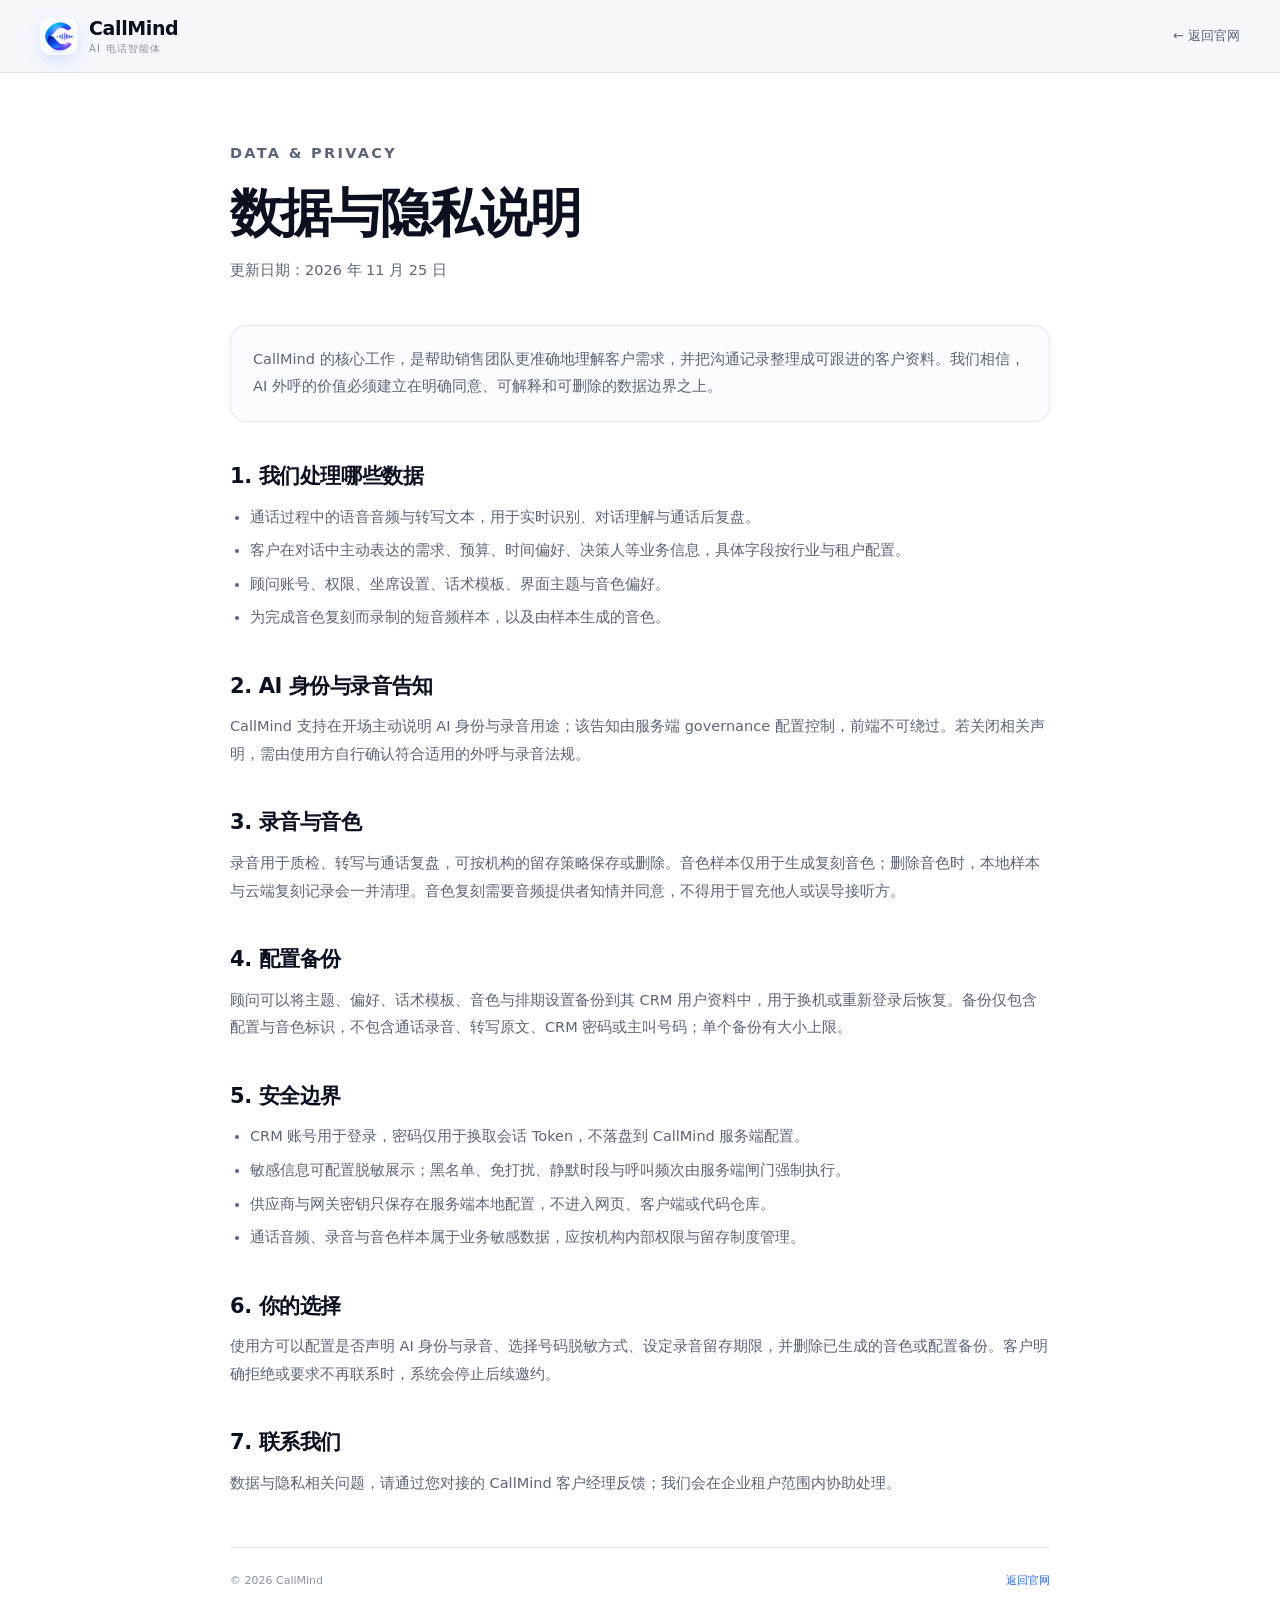
<file: privacy.html>
<!DOCTYPE html>
<html lang="zh-CN">
<head>
  <meta charset="utf-8" />
  <meta name="viewport" content="width=device-width, initial-scale=1" />
  <title>数据与隐私 · CallMind</title>
  <meta name="description" content="CallMind 如何处理通话音频、录音、音色复刻与配置备份，以及我们坚持的数据边界。" />
  <link rel="canonical" href="https://thinkbugs.github.io/privacy.html" />
  <link rel="icon" type="image/png" href="favicon.png" />
  <link rel="stylesheet" href="assets/css/style.css" />
  <script>document.documentElement.classList.add('js');</script>
</head>
<body class="legal-page">
  <a class="skip" href="#main">跳到主要内容</a>
  <div class="legal-top">
    <div class="shell">
      <a class="brand" href="index.html"><img src="assets/img/logo.png" alt="" class="brand-mark" /><span class="brand-text"><b>CallMind</b><small>AI 电话智能体</small></span></a>
      <a class="back" href="index.html">← 返回官网</a>
    </div>
  </div>
  <main id="main" class="legal-shell">
    <p class="eyebrow">DATA & PRIVACY</p>
    <h1>数据与隐私说明</h1>
    <p class="legal-meta">更新日期：2026 年 11 月 25 日</p>

    <div class="card">
      <p>CallMind 的核心工作，是帮助销售团队更准确地理解客户需求，并把沟通记录整理成可跟进的客户资料。我们相信，AI 外呼的价值必须建立在明确同意、可解释和可删除的数据边界之上。</p>
    </div>

    <h2>1. 我们处理哪些数据</h2>
    <ul>
      <li>通话过程中的语音音频与转写文本，用于实时识别、对话理解与通话后复盘。</li>
      <li>客户在对话中主动表达的需求、预算、时间偏好、决策人等业务信息，具体字段按行业与租户配置。</li>
      <li>顾问账号、权限、坐席设置、话术模板、界面主题与音色偏好。</li>
      <li>为完成音色复刻而录制的短音频样本，以及由样本生成的音色。</li>
    </ul>

    <h2>2. AI 身份与录音告知</h2>
    <p>CallMind 支持在开场主动说明 AI 身份与录音用途；该告知由服务端 governance 配置控制，前端不可绕过。若关闭相关声明，需由使用方自行确认符合适用的外呼与录音法规。</p>

    <h2>3. 录音与音色</h2>
    <p>录音用于质检、转写与通话复盘，可按机构的留存策略保存或删除。音色样本仅用于生成复刻音色；删除音色时，本地样本与云端复刻记录会一并清理。音色复刻需要音频提供者知情并同意，不得用于冒充他人或误导接听方。</p>

    <h2>4. 配置备份</h2>
    <p>顾问可以将主题、偏好、话术模板、音色与排期设置备份到其 CRM 用户资料中，用于换机或重新登录后恢复。备份仅包含配置与音色标识，不包含通话录音、转写原文、CRM 密码或主叫号码；单个备份有大小上限。</p>

    <h2>5. 安全边界</h2>
    <ul>
      <li>CRM 账号用于登录，密码仅用于换取会话 Token，不落盘到 CallMind 服务端配置。</li>
      <li>敏感信息可配置脱敏展示；黑名单、免打扰、静默时段与呼叫频次由服务端闸门强制执行。</li>
      <li>供应商与网关密钥只保存在服务端本地配置，不进入网页、客户端或代码仓库。</li>
      <li>通话音频、录音与音色样本属于业务敏感数据，应按机构内部权限与留存制度管理。</li>
    </ul>

    <h2>6. 你的选择</h2>
    <p>使用方可以配置是否声明 AI 身份与录音、选择号码脱敏方式、设定录音留存期限，并删除已生成的音色或配置备份。客户明确拒绝或要求不再联系时，系统会停止后续邀约。</p>

    <h2>7. 联系我们</h2>
    <p>数据与隐私相关问题，请通过您对接的 CallMind 客户经理反馈；我们会在企业租户范围内协助处理。</p>

    <div class="legal-footer">
      <span>© <span id="year">2026</span> CallMind</span>
      <span><a href="index.html">返回官网</a></span>
    </div>
  </main>
  <script>
    document.getElementById('year').textContent = String(new Date().getFullYear());
  </script>
</body>
</html>
</file>
<file: assets/css/style.css>
/* CallMind official site — 2026 */
:root {
  --ink: #0b1020;
  --ink-2: #141b31;
  --muted: #5b6478;
  --quiet: #8a93a6;
  --paper: #f6f8fc;
  --white: #ffffff;
  --blue: #2f6bff;
  --violet: #7c5cff;
  --cyan: #49d6ff;
  --line: rgba(11, 16, 32, 0.09);
  --line-strong: rgba(11, 16, 32, 0.16);
  --glow: rgba(47, 107, 255, 0.22);
  --shell: 1200px;
  --ease: cubic-bezier(.2, .7, .2, 1);
  --shadow: 0 24px 70px rgba(20, 34, 80, 0.10);
  --radius: 24px;
}
* { box-sizing: border-box; }
section[id] { scroll-margin-top: 92px; }
html { scroll-behavior: smooth; -webkit-text-size-adjust: 100%; }
body {
  margin: 0;
  color: var(--ink);
  background: var(--paper);
  font-family: "SF Pro Text", "Inter", "PingFang SC", "HarmonyOS Sans SC", "Microsoft YaHei", system-ui, sans-serif;
  font-size: 16px;
  line-height: 1.6;
  -webkit-font-smoothing: antialiased;
  overflow-x: hidden;
}
img { max-width: 100%; display: block; }
a { color: inherit; text-decoration: none; }
button { font: inherit; color: inherit; }
h1, h2, h3, p { margin: 0; }
ul { margin: 0; padding: 0; list-style: none; }
::selection { background: rgba(47, 107, 255, .18); }
.shell { width: min(var(--shell), calc(100% - 48px)); margin-inline: auto; }
.skip { position: fixed; left: 16px; top: -60px; z-index: 200; padding: 10px 16px; border-radius: 10px; background: var(--ink); color: #fff; transition: top .2s; }
.skip:focus { top: 12px; }
:focus-visible { outline: 2px solid var(--blue); outline-offset: 3px; border-radius: 6px; }

/* type + shared */
.eyebrow {
  display: inline-flex;
  align-items: center;
  gap: 9px;
  color: var(--blue);
  font-size: 11.5px;
  font-weight: 700;
  letter-spacing: .16em;
  text-transform: uppercase;
}
.pulse { width: 7px; height: 7px; border-radius: 50%; background: var(--blue); box-shadow: 0 0 0 5px rgba(47,107,255,.12); animation: pulse 2.2s infinite; }
.grad { background: linear-gradient(100deg, #2f6bff 5%, #6f7bff 46%, #a55cff 96%); -webkit-background-clip: text; background-clip: text; color: transparent; }
.keep { white-space: nowrap; }
.grad-text { background: linear-gradient(100deg, #2f6bff, #8a5cff); -webkit-background-clip: text; background-clip: text; color: transparent; }
.section { padding: 112px 0; position: relative; }
.section-head { max-width: 780px; margin-bottom: 54px; }
.section-head h2 { font-size: clamp(32px, 4vw, 52px); line-height: 1.12; letter-spacing: -.035em; margin: 14px 0 18px; font-weight: 650; text-wrap: balance; }
.section-head p { color: var(--muted); font-size: 16.5px; max-width: 620px; }
.section-head.split { display: grid; grid-template-columns: 1.25fr .75fr; gap: 64px; max-width: none; align-items: end; }
.section-head.split .head-side { color: var(--muted); font-size: 15px; line-height: 1.8; padding-bottom: 6px; }

.btn {
  display: inline-flex; align-items: center; justify-content: center; gap: 8px;
  height: 44px; padding: 0 20px; border: 0; border-radius: 12px;
  font-size: 14px; font-weight: 650; cursor: pointer; white-space: nowrap;
  transition: transform .2s var(--ease), box-shadow .25s var(--ease), background .2s;
}
.btn:hover { transform: translateY(-1px); }
.btn:active { transform: translateY(0); }
.btn-primary {
  color: #fff;
  background: linear-gradient(120deg, #2f6bff, #6e62ff 56%, #925cff);
  box-shadow: 0 12px 28px rgba(64, 92, 255, .26), inset 0 1px 0 rgba(255,255,255,.24);
}
.btn-primary:hover { box-shadow: 0 16px 38px rgba(64, 92, 255, .34), inset 0 1px 0 rgba(255,255,255,.3); }
.btn-soft { background: rgba(255,255,255,.72); color: var(--ink); border: 1px solid var(--line-strong); backdrop-filter: blur(10px); }
.btn-soft:hover { background: #fff; }
.btn-ghost { background: transparent; color: var(--muted); }
.btn-ghost:hover { color: var(--ink); }
.btn-white { background: #fff; color: #101830; box-shadow: 0 18px 42px rgba(0,0,0,.18); }
.btn-outline-light { border: 1px solid rgba(255,255,255,.3); color: #fff; background: rgba(255,255,255,.06); }
.btn-outline-light:hover { background: rgba(255,255,255,.12); }
.btn-lg { height: 52px; padding: 0 25px; font-size: 15px; border-radius: 14px; }
.text-link { color: var(--blue); font-weight: 600; font-size: 14px; display: inline-flex; gap: 8px; align-items: center; }
.text-link span { transition: transform .2s; }
.text-link:hover span { transform: translateX(4px); }

/* header */
.site-header { position: fixed; inset: 0 0 auto; z-index: 100; transition: background .3s, box-shadow .3s, border .3s; }
.site-header.scrolled { background: rgba(246,248,252,.86); border-bottom: 1px solid rgba(11,16,32,.06); backdrop-filter: blur(18px); box-shadow: 0 8px 30px rgba(20,34,80,.05); }
.nav-shell { height: 76px; display: flex; align-items: center; gap: 38px; }
.brand { display: inline-flex; align-items: center; gap: 11px; flex: 0 0 auto; }
.brand-mark { width: 38px; height: 38px; border-radius: 11px; box-shadow: 0 6px 16px rgba(47,107,255,.16); }
.brand-text { display: flex; flex-direction: column; line-height: 1.1; }
.brand-text b { font-size: 19px; letter-spacing: -.02em; font-weight: 700; }
.brand-text small { font-size: 10px; color: var(--quiet); letter-spacing: .12em; margin-top: 4px; }
.nav-links { display: flex; align-items: center; gap: 28px; font-size: 13.5px; color: var(--muted); }
.nav-links a { transition: color .2s; }
.nav-links a:hover { color: var(--ink); }
.nav-actions { display: flex; align-items: center; gap: 10px; margin-left: auto; }
.nav-login { font-size: 13px; }
.menu-toggle { display: none; width: 40px; height: 40px; border: 1px solid var(--line-strong); border-radius: 10px; background: rgba(255,255,255,.7); position: relative; }
.menu-toggle span { position: absolute; left: 11px; right: 11px; height: 1.5px; background: var(--ink); transition: .25s; }
.menu-toggle span:first-child { top: 15px; }
.menu-toggle span:last-child { top: 23px; }
.menu-toggle[aria-expanded="true"] span:first-child { top: 19px; transform: rotate(45deg); }
.menu-toggle[aria-expanded="true"] span:last-child { top: 19px; transform: rotate(-45deg); }
.mobile-menu { display: none; }

/* hero */
.hero { position: relative; padding: 154px 0 0; overflow: hidden; min-height: 100svh; display: flex; flex-direction: column; }
.hero-mesh { position: absolute; inset: 0; pointer-events: none; background:
  radial-gradient(1100px 700px at 78% 8%, rgba(92,132,255,.16), transparent 60%),
  radial-gradient(900px 620px at 8% 100%, rgba(90,206,255,.13), transparent 65%),
  linear-gradient(180deg, #f8faff 0%, #f4f7fd 60%, #f6f8fc 100%);
}
.hero-mesh .grid { position: absolute; inset: 0; opacity: .5; background-image: linear-gradient(rgba(11,16,32,.035) 1px, transparent 1px), linear-gradient(90deg, rgba(11,16,32,.035) 1px, transparent 1px); background-size: 64px 64px; mask-image: radial-gradient(ellipse 70% 60% at 50% 20%, #000 30%, transparent 75%); }
.orb { position: absolute; border-radius: 50%; filter: blur(50px); opacity: .65; }
.orb-a { width: 460px; height: 460px; right: -110px; top: 80px; background: rgba(47,107,255,.22); animation: drift 16s ease-in-out infinite; }
.orb-b { width: 320px; height: 320px; left: -100px; bottom: 30px; background: rgba(73,214,255,.18); animation: drift 20s ease-in-out infinite reverse; }
.orb-c { width: 240px; height: 240px; left: 48%; top: 60%; background: rgba(165,92,255,.10); animation: drift 24s ease-in-out infinite; }
.hero-grid { position: relative; z-index: 1; display: grid; grid-template-columns: 1.06fr .94fr; gap: 46px; align-items: center; flex: 1; padding-bottom: 30px; }
.hero-copy { padding-bottom: 24px; }
.hero h1 { font-size: clamp(44px, 5.1vw, 68px); line-height: 1.07; letter-spacing: -.045em; font-weight: 680; margin: 20px 0 24px; }
.hero .lede { color: var(--muted); font-size: clamp(16px, 1.6vw, 19px); line-height: 1.8; max-width: 560px; }
@media (min-width: 901px) { .hero h1 .grad { white-space: nowrap; } }
.hero-actions { display: flex; gap: 12px; margin-top: 34px; flex-wrap: wrap; }
.hero-facts { display: grid; grid-template-columns: 1fr 1fr; gap: 14px 28px; margin-top: 44px; max-width: 560px; border-top: 1px solid var(--line); padding-top: 24px; }
.hero-facts li { color: var(--muted); font-size: 12.5px; display: flex; flex-direction: column; gap: 2px; }
.hero-facts li span { color: var(--ink); font-size: 13.5px; font-weight: 650; }
.hero-visual { position: relative; display: flex; justify-content: center; min-height: 660px; }
.halo { position: absolute; width: 540px; height: 540px; border-radius: 50%; background: radial-gradient(circle, rgba(93,132,255,.22), rgba(73,214,255,.08) 55%, transparent 70%); filter: blur(22px); top: 46%; left: 50%; transform: translate(-50%, -50%); }
.phone { position: relative; width: 326px; height: 656px; border-radius: 46px; background: linear-gradient(160deg, #1a2442, #070b16); box-shadow: 0 50px 100px rgba(19,33,80,.30), 0 0 0 1px rgba(255,255,255,.14), inset 0 1px 0 rgba(255,255,255,.2); padding: 10px; z-index: 2; }
.phone::before { content: ""; position: absolute; top: 16px; left: 50%; width: 78px; height: 22px; transform: translateX(-50%); border-radius: 20px; background: #05070e; z-index: 3; }
.phone-screen { height: 100%; border-radius: 37px; overflow: hidden; background: #080d18; color: #eaf0ff; padding: 24px 17px 16px; display: flex; flex-direction: column; gap: 12px; position: relative; }
.statusline { display: flex; justify-content: space-between; font-size: 10px; color: #7d88a4; letter-spacing: .04em; }
.status-icons { letter-spacing: 1px; }
.app-head { display: flex; justify-content: space-between; align-items: center; margin-top: 4px; }
.live-pill, .stage-pill { display: inline-flex; align-items: center; gap: 6px; padding: 5px 9px; border-radius: 999px; font-size: 10px; font-weight: 600; }
.live-pill { background: rgba(79,227,161,.10); color: #5ee5a8; border: 1px solid rgba(79,227,161,.22); }
.live-pill i { width: 5px; height: 5px; border-radius: 50%; background: #5ee5a8; box-shadow: 0 0 0 3px rgba(79,227,161,.12); animation: pulse 1.8s infinite; }
.stage-pill { background: rgba(113,169,255,.10); color: #9bc2ff; border: 1px solid rgba(113,169,255,.2); }
.app-person { display: flex; align-items: center; gap: 10px; padding: 3px 0 6px; }
.avatar { width: 44px; height: 44px; border-radius: 50%; display: grid; place-items: center; font-size: 15px; font-weight: 650; background: linear-gradient(145deg, #1d3f7d, #101a33); color: #a8c8ff; border: 1px solid rgba(113,169,255,.25); flex: 0 0 auto; }
.app-person b { display: block; font-size: 15px; letter-spacing: -.01em; }
.app-person small { display: block; color: #7f8cab; font-size: 10.5px; margin-top: 2px; }
.timer { margin-left: auto; font-size: 11px; color: #8ea2c8; font-variant-numeric: tabular-nums; }
.wave { height: 42px; display: flex; align-items: center; gap: 3px; padding: 0 2px; opacity: .95; }
.wave span { flex: 1; height: var(--h, 50%); min-height: 3px; border-radius: 2px; background: linear-gradient(180deg, #70d9ff, #4f6dff); animation: wave 2.2s ease-in-out infinite; animation-delay: calc(var(--i, 1) * -40ms); opacity: .85; }
.wave span:nth-child(3n) { animation-delay: -.6s; }
.wave span:nth-child(4n) { animation-delay: -1.1s; }
.chat { display: flex; flex-direction: column; gap: 8px; margin-top: 2px; }
.bubble { max-width: 88%; padding: 9px 11px; border-radius: 13px; font-size: 11px; line-height: 1.55; }
.bubble-ai { align-self: flex-start; background: #111c31; border: 1px solid rgba(113,169,255,.16); color: #dbe7ff; border-bottom-left-radius: 5px; }
.bubble-parent { align-self: flex-end; background: linear-gradient(145deg, #2f6bff, #655cff); color: #fff; border-bottom-right-radius: 5px; box-shadow: 0 8px 22px rgba(47,107,255,.22); }
.typing { display: flex; align-items: center; gap: 4px; color: #6f7d9c; font-size: 9.5px; margin-top: 2px; }
.typing span { width: 4px; height: 4px; border-radius: 50%; background: #6c8fe0; animation: blink 1.4s infinite; }
.typing span:nth-child(2) { animation-delay: .2s; }
.typing span:nth-child(3) { animation-delay: .4s; }
.mini-tags { margin-top: auto; display: flex; flex-wrap: wrap; gap: 5px; padding-top: 8px; border-top: 1px solid rgba(255,255,255,.06); }
.mini-tags span { font-size: 9px; color: #94a5c6; background: rgba(255,255,255,.04); border: 1px solid rgba(255,255,255,.06); padding: 3px 7px; border-radius: 999px; }
.float-card { position: absolute; z-index: 4; background: rgba(255,255,255,.86); backdrop-filter: blur(16px); border: 1px solid rgba(255,255,255,.9); border-radius: 16px; box-shadow: 0 24px 50px rgba(20,34,80,.14); padding: 12px 15px; color: var(--ink); }
.float-card b { display: block; font-size: 12.5px; }
.float-card small { display: block; color: var(--muted); font-size: 10px; margin-top: 2px; }
.float-crm { left: -6px; top: 148px; display: flex; gap: 9px; align-items: center; animation: floatY 7s ease-in-out infinite; }
.float-ico { width: 26px; height: 26px; border-radius: 8px; display: grid; place-items: center; color: #16a66a; background: rgba(30,192,122,.12); font-weight: 700; font-size: 12px; }
.float-plan { right: -14px; bottom: 128px; width: 205px; animation: floatY 8s ease-in-out infinite reverse; }
.float-k { color: var(--blue); font-size: 9.5px; font-weight: 700; letter-spacing: .1em; margin-bottom: 3px; }
.float-bubble { position: absolute; right: -10px; top: 62px; z-index: 4; display: flex; align-items: center; gap: 7px; padding: 7px 12px 7px 8px; border-radius: 999px; background: rgba(8,13,24,.92); color: #f0f5ff; border: 1px solid rgba(79,227,161,.35); box-shadow: 0 12px 30px rgba(7,18,40,.25); animation: floatY 6s ease-in-out infinite; }
.float-bubble img { width: 24px; height: 24px; border-radius: 7px; }
.float-bubble span { font-size: 11px; font-weight: 600; white-space: nowrap; }
.hero-bottom { position: relative; z-index: 1; display: flex; align-items: center; gap: 16px; flex-wrap: wrap; padding: 22px 0 26px; border-top: 1px solid var(--line); font-size: 11px; color: var(--quiet); letter-spacing: .06em; text-transform: uppercase; }
.hero-bottom .sep { width: 4px; height: 4px; border-radius: 50%; background: var(--line-strong); }

/* intro */
.intro { background: #fff; }
.intro-grid { display: grid; grid-template-columns: 1.15fr .85fr; gap: 80px; align-items: start; }
.intro h2 { font-size: clamp(32px, 3.9vw, 50px); line-height: 1.18; letter-spacing: -.035em; font-weight: 640; margin-top: 14px; text-wrap: balance; }
.intro-copy p { color: var(--muted); font-size: 16px; line-height: 1.85; margin-bottom: 16px; }
.intro-points { display: grid; gap: 14px; margin-top: 30px; }
.intro-points div { border-top: 1px solid var(--line); padding-top: 14px; display: grid; grid-template-columns: 120px 1fr; gap: 14px; }
.intro-points b { font-size: 13.5px; }
.intro-points span { color: var(--muted); font-size: 13px; }

/* how */
.how { background: var(--paper); }
.flow { display: grid; grid-template-columns: 1fr 40px 1fr 40px 1fr; align-items: stretch; gap: 0; }
.flow-step { background: #fff; border: 1px solid var(--line); border-radius: var(--radius); padding: 28px 26px 24px; position: relative; box-shadow: 0 10px 30px rgba(20,34,80,.04); }
.flow-step:hover { border-color: rgba(47,107,255,.22); box-shadow: 0 18px 40px rgba(20,34,80,.07); }
.flow-num { position: absolute; right: 22px; top: 20px; font-size: 11px; font-weight: 700; color: var(--quiet); letter-spacing: .08em; }
.flow-icon { width: 44px; height: 44px; border-radius: 13px; display: grid; place-items: center; background: linear-gradient(145deg, rgba(47,107,255,.12), rgba(124,92,255,.10)); color: var(--blue); font-size: 20px; margin-bottom: 22px; }
.flow-step h3 { font-size: 20px; letter-spacing: -.02em; margin-bottom: 8px; }
.flow-step p { color: var(--muted); font-size: 13.5px; line-height: 1.75; min-height: 92px; }
.flow-meta { font-size: 10.5px; color: var(--quiet); letter-spacing: .04em; margin-top: 18px; padding-top: 13px; border-top: 1px solid var(--line); }
.flow-line { position: relative; display: flex; align-items: center; justify-content: center; }
.flow-line::before { content: ""; width: 18px; height: 1px; background: var(--line-strong); }
.flow-line::after { content: "→"; color: var(--quiet); font-size: 12px; margin-left: -4px; }

/* capabilities */
.capabilities { background: #fff; }
.cap-grid { display: grid; grid-template-columns: repeat(3, 1fr); gap: 16px; }
.cap-card { border: 1px solid var(--line); border-radius: 22px; padding: 26px 25px 22px; background: linear-gradient(180deg, #fff, #fbfcff); transition: transform .25s var(--ease), box-shadow .25s, border .25s; }
.cap-card:hover { transform: translateY(-4px); border-color: rgba(47,107,255,.2); box-shadow: 0 20px 50px rgba(20,34,80,.08); }
.cap-ico { display: grid; place-items: center; width: 42px; height: 42px; border-radius: 12px; background: linear-gradient(145deg, rgba(47,107,255,.12), rgba(73,214,255,.10)); color: var(--blue); font-size: 20px; margin-bottom: 20px; }
.cap-card h3 { font-size: 18px; letter-spacing: -.02em; margin-bottom: 8px; }
.cap-card p { color: var(--muted); font-size: 13px; line-height: 1.75; min-height: 86px; }
.cap-card ul { margin-top: 16px; padding-top: 14px; border-top: 1px solid var(--line); display: flex; flex-direction: column; gap: 6px; }
.cap-card li { font-size: 11px; color: var(--quiet); display: flex; align-items: center; gap: 7px; }
.cap-card li::before { content: ""; width: 4px; height: 4px; border-radius: 50%; background: var(--blue); opacity: .6; }

/* industries */
.industries { background: var(--paper); }
.industry-board { display: grid; grid-template-columns: 300px 1fr; gap: 22px; align-items: stretch; }
.industry-nav { display: flex; flex-direction: column; gap: 8px; }
.ind-list { display: flex; flex-direction: column; gap: 8px; }
.ind-tab { text-align: left; border: 1px solid var(--line); background: #fff; border-radius: 16px; padding: 14px 16px; cursor: pointer; display: flex; flex-direction: column; gap: 3px; transition: border .2s, box-shadow .2s, background .2s; }
.ind-tab span { font-size: 14.5px; font-weight: 650; color: var(--ink); letter-spacing: -.01em; }
.ind-tab small { font-size: 11px; color: var(--quiet); }
.ind-tab:hover { border-color: rgba(47,107,255,.25); }
.ind-tab.is-active { border-color: rgba(47,107,255,.4); background: linear-gradient(135deg, rgba(47,107,255,.08), rgba(124,92,255,.06)); box-shadow: 0 12px 30px rgba(47,107,255,.10); }
.ind-tab.is-active span { color: var(--blue); }
.ind-tab.is-active small { color: #5f6fa0; }
.industry-panels { position: relative; overflow: hidden; background: #fff; border: 1px solid var(--line); border-radius: 26px; padding: 34px 36px; min-height: 720px; scroll-margin-top: 92px; box-shadow: 0 18px 50px rgba(20,34,80,.06); }
.industry-panels::before { content: ""; position: absolute; width: 360px; height: 220px; right: -40px; top: -70px; background: radial-gradient(closest-side, rgba(47,107,255,.10), transparent); pointer-events: none; }
.ind-panel { position: relative; }
.ind-panel[hidden] { display: none; }
.ind-tag { display: inline-flex; padding: 4px 9px; border-radius: 999px; background: rgba(47,107,255,.08); color: var(--blue); font-size: 10px; font-weight: 700; letter-spacing: .08em; }
.ind-tag.live { background: rgba(20,170,110,.10); color: #0f9d63; }
.ind-head h3 { font-size: clamp(24px, 2.6vw, 32px); letter-spacing: -.03em; margin: 14px 0 10px; font-weight: 650; }
.ind-head p { color: var(--muted); font-size: 14px; line-height: 1.75; max-width: 560px; }
.ind-lead { font-size: 15px !important; line-height: 1.8 !important; max-width: 640px !important; }
.ind-value { display: grid; grid-template-columns: repeat(3, 1fr); gap: 10px; margin-top: 22px; }
.ind-value > div { display: flex; flex-direction: column; gap: 5px; padding: 14px 15px; border: 1px solid var(--line); border-radius: 14px; background: var(--paper); }
.ind-value > div:nth-child(2) { background: #fff; border-color: rgba(47,107,255,.28); box-shadow: 0 8px 20px rgba(47,107,255,.07); }
.ind-value > div:nth-child(2) span { color: var(--blue); }
.ind-value span { font-size: 10px; letter-spacing: .09em; color: var(--quiet); font-weight: 700; }
.ind-value b { font-size: 12.5px; line-height: 1.65; font-weight: 600; color: var(--ink); }
.ind-detail { display: grid; grid-template-columns: 1fr .92fr; gap: 26px; margin-top: 22px; align-items: start; }
.ind-grid { display: grid; grid-template-columns: 1fr 1fr; gap: 0 24px; margin: 0; border-top: 1px solid var(--line); }
.ind-grid > div { display: flex; flex-direction: column; gap: 4px; padding: 13px 0; border-bottom: 1px solid var(--line); }
.ind-grid span { font-size: 10.5px; color: var(--quiet); letter-spacing: .08em; }
.ind-grid b { font-size: 12.5px; font-weight: 600; color: var(--ink); line-height: 1.55; }
.ind-dialogue { display: flex; flex-direction: column; gap: 7px; padding: 17px 17px 13px; border-radius: 18px; background: #0b1020; color: #cfd9ee; box-shadow: 0 16px 36px rgba(11,16,32,.16); }
.d-label { font-size: 9.5px; letter-spacing: .12em; color: #7f8fb5; text-transform: uppercase; margin-bottom: 2px; }
.d-ai { align-self: flex-start; max-width: 93%; padding: 9px 12px; border: 1px solid rgba(255,255,255,.08); border-radius: 2px 12px 12px 12px; background: rgba(255,255,255,.06); font-size: 12px; line-height: 1.65; }
.d-user { align-self: flex-end; max-width: 93%; padding: 9px 12px; border-radius: 12px 2px 12px 12px; background: linear-gradient(120deg, #2f6bff, #6e62ff); color: #fff; font-size: 12px; line-height: 1.65; }
.d-result { margin-top: 4px; padding-top: 10px; border-top: 1px dashed rgba(255,255,255,.12); font-size: 10.5px; color: #6fe0b4; line-height: 1.6; }
.ind-assets { display: flex; align-items: center; flex-wrap: wrap; gap: 6px; margin-top: 18px; padding-top: 14px; border-top: 1px solid var(--line); }
.ind-assets > span { font-size: 10px; letter-spacing: .09em; color: var(--quiet); margin-right: 4px; }
.ind-assets i { font-style: normal; font-size: 10.5px; padding: 4px 8px; border: 1px solid var(--line); border-radius: 999px; background: var(--paper); color: var(--muted); }
.ind-demo { margin-left: auto; padding: 4px 0; border: 0; background: transparent; color: var(--blue); font-size: 11px; font-weight: 650; cursor: pointer; display: inline-flex; align-items: center; gap: 4px; }
.ind-demo span { transition: transform .2s; }
.ind-demo:hover span { transform: translateX(3px); }
.ind-fit { margin-top: 12px; font-size: 11.5px; color: var(--muted); line-height: 1.7; }
.ind-fit b { color: var(--ink); font-weight: 600; }
.industry-cta { margin-top: 4px; padding: 14px 16px; border: 1px dashed rgba(47,107,255,.4); border-radius: 16px; display: flex; flex-direction: column; gap: 3px; transition: background .2s, border .2s; }
.industry-cta:hover { background: rgba(47,107,255,.06); border-color: rgba(47,107,255,.6); }
.industry-cta b { font-size: 13px; color: var(--blue); }
.industry-cta span { font-size: 11px; color: var(--quiet); }
.industry-foot { margin-top: 18px; font-size: 11.5px; color: var(--quiet); line-height: 1.8; }

/* crm */
.crm { background: linear-gradient(180deg, #f4f7ff 0%, #edf3ff 100%); }
.crm-board { display: grid; grid-template-columns: 1.05fr .95fr; gap: 54px; align-items: center; }
.crm-visual { position: relative; }
.crm-window { background: #fff; border: 1px solid rgba(20,34,80,.10); border-radius: 20px; overflow: hidden; box-shadow: 0 26px 60px rgba(20,34,80,.12); }
.crm-bar { display: flex; align-items: center; gap: 6px; padding: 12px 16px; background: #0e1526; color: #8fa0c0; font-size: 11px; }
.crm-bar i { width: 7px; height: 7px; border-radius: 50%; background: rgba(255,255,255,.18); }
.crm-bar span { margin-left: 8px; letter-spacing: .02em; }
.crm-body { display: grid; grid-template-columns: 112px 1fr; }
.crm-side { display: flex; flex-direction: column; gap: 7px; padding: 16px 12px; border-right: 1px solid var(--line); background: #f7f9ff; }
.crm-side b { margin-bottom: 8px; font-size: 11px; letter-spacing: -.01em; color: var(--ink); }
.crm-side span { padding: 6px 8px; border-radius: 7px; font-size: 10.5px; color: var(--muted); }
.crm-side .on { background: #fff; color: var(--blue); font-weight: 650; box-shadow: 0 4px 12px rgba(20,34,80,.06); }
.crm-main { min-width: 0; padding: 16px 16px 14px; }
.crm-kpis { display: grid; grid-template-columns: repeat(3, 1fr); gap: 8px; }
.crm-kpis > div { padding: 9px 10px; border: 1px solid var(--line); border-radius: 10px; background: #fbfcff; }
.crm-kpis span { display: block; font-size: 9.5px; color: var(--quiet); }
.crm-kpis b { display: block; margin-top: 2px; font-size: 20px; letter-spacing: -.03em; }
.crm-table { margin-top: 12px; }
.crm-tr { display: grid; grid-template-columns: 1.5fr .9fr 1fr .65fr; gap: 8px; align-items: center; padding: 8px 4px; border-top: 1px solid var(--line); font-size: 10px; color: var(--muted); }
.crm-tr span { min-width: 0; overflow: hidden; text-overflow: ellipsis; white-space: nowrap; }
.crm-tr b { display: block; font-size: 10.5px; font-weight: 600; color: var(--ink); }
.crm-tr small { display: block; font-size: 9px; color: var(--quiet); }
.crm-th { padding-top: 0; border-top: 0; font-size: 8.5px; letter-spacing: .06em; color: var(--quiet); }
.crm-stage { justify-self: start; padding: 3px 7px; border-radius: 999px; background: rgba(47,107,255,.08); color: var(--blue); font-size: 9px; white-space: nowrap; }
.crm-timeline { display: flex; gap: 10px; margin-top: 12px; padding: 11px 12px; border: 1px solid rgba(47,107,255,.12); border-radius: 10px; background: rgba(47,107,255,.05); }
.crm-dot { flex: 0 0 auto; width: 8px; height: 8px; margin-top: 5px; border-radius: 50%; background: var(--blue); box-shadow: 0 0 0 4px rgba(47,107,255,.12); }
.crm-timeline b { font-size: 10.5px; }
.crm-timeline p { margin-top: 2px; font-size: 9.5px; line-height: 1.6; color: var(--muted); }
.crm-float { position: absolute; left: -18px; bottom: -18px; padding: 11px 14px; border-radius: 14px; background: #0b1020; color: #fff; box-shadow: 0 18px 40px rgba(11,16,32,.25); }
.crm-float b { display: block; font-size: 11.5px; }
.crm-float span { display: block; margin-top: 2px; font-size: 9.5px; color: #93a2bf; }
.crm-copy h3 { margin-bottom: 14px; font-size: clamp(24px, 2.5vw, 31px); line-height: 1.25; letter-spacing: -.03em; text-wrap: balance; }
.crm-list { border-top: 1px solid var(--line-strong); }
.crm-list li { display: flex; flex-direction: column; gap: 2px; padding: 11px 0; border-bottom: 1px solid var(--line); }
.crm-list b { font-size: 13px; }
.crm-list span { font-size: 11.5px; line-height: 1.6; color: var(--muted); }
.crm-backup { margin-top: 14px; font-size: 10.5px; line-height: 1.7; color: var(--quiet); }
.crm-modes { display: grid; grid-template-columns: 1fr 1fr; gap: 16px; margin-top: 34px; }
.crm-mode { padding: 26px 25px 22px; border: 1px solid var(--line); border-radius: 22px; background: #fff; }
.crm-mode.is-feature { border-color: rgba(47,107,255,.25); background: linear-gradient(150deg, rgba(47,107,255,.10), rgba(124,92,255,.05)); }
.crm-tag { display: inline-flex; padding: 4px 9px; border-radius: 999px; background: rgba(47,107,255,.10); color: var(--blue); font-size: 10px; font-weight: 700; }
.crm-tag.soft { background: rgba(11,16,32,.06); color: var(--muted); }
.crm-mode h3 { margin: 14px 0 8px; font-size: 20px; letter-spacing: -.02em; }
.crm-mode p { font-size: 13px; line-height: 1.75; color: var(--muted); }
.crm-mode ul { display: flex; flex-direction: column; gap: 7px; margin-top: 16px; padding-top: 13px; border-top: 1px solid var(--line); }
.crm-mode li { display: flex; gap: 8px; font-size: 11.5px; color: var(--quiet); }
.crm-mode li::before { content: "→"; font-size: 10px; line-height: 1.6; color: var(--blue); }
.crm-mode .crm-mode-note { margin-top: 12px; font-size: 10.5px; color: var(--quiet); }

/* customization */
.custom { background: #fff; }
.tier-grid { display: grid; grid-template-columns: repeat(3, 1fr); gap: 16px; }
.tier-card { display: flex; flex-direction: column; border: 1px solid var(--line); border-radius: 24px; padding: 26px 24px 22px; background: linear-gradient(180deg, #fff, #fbfcff); transition: transform .25s var(--ease), box-shadow .25s, border .25s; }
.tier-card:hover { transform: translateY(-4px); border-color: rgba(47,107,255,.2); box-shadow: 0 20px 50px rgba(20,34,80,.08); }
.tier-top { display: flex; align-items: center; justify-content: space-between; margin-bottom: 24px; }
.tier-num { font-size: 11px; letter-spacing: .12em; color: var(--quiet); font-weight: 700; }
.tier-badge { font-size: 10px; padding: 4px 9px; border-radius: 999px; background: rgba(47,107,255,.08); color: var(--blue); font-weight: 700; }
.tier-card h3 { font-size: 20px; letter-spacing: -.02em; margin-bottom: 10px; }
.tier-card p { color: var(--muted); font-size: 13px; line-height: 1.75; flex: 1; }
.tier-card ul { margin-top: 18px; padding-top: 14px; border-top: 1px solid var(--line); display: flex; flex-direction: column; gap: 7px; }
.tier-card li { font-size: 11.5px; color: var(--quiet); display: flex; gap: 8px; align-items: flex-start; }
.tier-card li::before { content: "→"; color: var(--blue); font-size: 10px; line-height: 1.6; }
.tier-card.is-feature { background: linear-gradient(165deg, #101830, #0a0e1c); color: #fff; border-color: transparent; box-shadow: 0 24px 60px rgba(16,24,48,.22); }
.tier-card.is-feature .tier-num { color: #6f7d9b; }
.tier-card.is-feature h3 { color: #fff; }
.tier-card.is-feature p { color: #9aa7c2; }
.tier-card.is-feature ul { border-color: rgba(255,255,255,.1); }
.tier-card.is-feature li { color: #8fa0c0; }
.tier-card.is-feature li::before { color: #8fb0ff; }
.tier-badge.dark { background: rgba(255,255,255,.14); color: #fff; }
.custom-layers { display: grid; grid-template-columns: repeat(4, 1fr); margin-top: 26px; border: 1px solid var(--line); border-radius: 18px; background: var(--paper); overflow: hidden; }
.custom-layers > div { padding: 18px 20px; border-left: 1px solid var(--line); display: flex; flex-direction: column; gap: 5px; }
.custom-layers > div:first-child { border-left: 0; }
.custom-layers b { font-size: 13px; }
.custom-layers span { font-size: 11px; color: var(--muted); line-height: 1.6; }
.deliver-label { margin: 42px 0 14px; font-size: 10.5px; letter-spacing: .12em; color: var(--quiet); font-weight: 700; }
.deliver { display: grid; grid-template-columns: repeat(4, 1fr); gap: 14px; margin-top: 0; }
.deliver-step { position: relative; padding: 20px 18px; border-top: 1px solid var(--line-strong); }
.deliver-step::before { content: ""; position: absolute; top: -3.5px; left: 0; width: 6px; height: 6px; border-radius: 50%; background: var(--blue); box-shadow: 0 0 0 4px rgba(47,107,255,.12); }
.deliver-step b { font-size: 10px; color: var(--blue); letter-spacing: .1em; }
.deliver-step h3 { font-size: 15px; margin: 8px 0 6px; }
.deliver-step p { font-size: 11.5px; color: var(--muted); line-height: 1.7; }
.custom-note { margin-top: 26px; font-size: 11.5px; color: var(--quiet); line-height: 1.8; }

/* product */
.product { background: #070a14; color: #eef3ff; overflow: hidden; }
.product::before { content: ""; position: absolute; inset: 0; background: radial-gradient(800px 500px at 80% 0, rgba(64,98,255,.18), transparent 60%), radial-gradient(700px 500px at 0 100%, rgba(73,214,255,.08), transparent 60%); pointer-events: none; }
.product .shell { position: relative; z-index: 1; }
.product .section-head h2 { color: #f5f8ff; }
.product .section-head p { color: #9aa7c2; }
.product .eyebrow { color: #7fa4ff; }
.tabs { display: inline-flex; gap: 4px; padding: 5px; border-radius: 999px; border: 1px solid rgba(255,255,255,.12); background: rgba(255,255,255,.04); margin-bottom: 26px; }
.tab { border: 0; background: transparent; color: #93a2bf; padding: 9px 18px; border-radius: 999px; font-size: 13px; cursor: pointer; transition: .2s; }
.tab:hover { color: #fff; }
.tab.is-active { background: #fff; color: #0b1020; box-shadow: 0 6px 18px rgba(0,0,0,.2); }
.example-note { margin: -10px 0 20px; color: #8494b4; font-size: 11.5px; line-height: 1.7; }
.panel-wrap { border-radius: 26px; }
.panel[hidden] { display: none; }
.mock-window { border: 1px solid rgba(255,255,255,.12); border-radius: 24px; background: linear-gradient(180deg, #0e1424, #0a0f1c); box-shadow: 0 40px 100px rgba(0,0,0,.45); overflow: hidden; }
.mock-bar { height: 38px; display: flex; align-items: center; gap: 6px; padding: 0 16px; border-bottom: 1px solid rgba(255,255,255,.07); background: rgba(255,255,255,.025); }
.mock-bar i { width: 8px; height: 8px; border-radius: 50%; background: rgba(255,255,255,.16); }
.mock-bar span { margin-left: 10px; color: #7684a3; font-size: 10.5px; letter-spacing: .04em; }
.mock-live { display: grid; grid-template-columns: 190px 1fr; min-height: 430px; }
.mock-side { border-right: 1px solid rgba(255,255,255,.07); padding: 22px 16px; display: flex; flex-direction: column; gap: 24px; background: rgba(255,255,255,.015); }
.mock-brand { display: flex; align-items: center; gap: 8px; font-weight: 650; font-size: 13px; }
.mock-brand img { width: 28px; height: 28px; border-radius: 8px; }
.mock-nav { display: flex; flex-direction: column; gap: 12px; color: #7483a4; font-size: 11.5px; }
.mock-nav .on { color: #fff; position: relative; }
.mock-nav .on::before { content: ""; position: absolute; left: -16px; top: 3px; bottom: 3px; width: 2px; border-radius: 2px; background: #5f8dff; }
.mock-note { margin-top: auto; font-size: 9.5px; color: #5c6a88; line-height: 1.7; border-top: 1px solid rgba(255,255,255,.07); padding-top: 12px; }
.mock-main { padding: 22px 26px; }
.mock-call-head { display: flex; align-items: center; gap: 9px; margin-bottom: 18px; }
.mock-timer { margin-left: auto; font-size: 11px; color: #8493b3; font-variant-numeric: tabular-nums; }
.mock-person { display: flex; align-items: center; gap: 12px; padding-bottom: 16px; border-bottom: 1px solid rgba(255,255,255,.07); }
.mock-person b { display: block; font-size: 16px; }
.mock-person small { display: block; color: #8695b4; font-size: 11px; margin-top: 2px; }
.mock-badge { margin-left: auto; font-size: 9px; color: #8fb3ff; border: 1px solid rgba(113,169,255,.28); padding: 3px 8px; border-radius: 999px; }
.mock-wave { height: 50px; display: flex; align-items: center; gap: 3px; margin: 16px 0; }
.mock-wave span { flex: 1; height: var(--h, 40%); border-radius: 2px; background: linear-gradient(180deg, #6fd3ff, #526dff); opacity: .75; animation: wave 2.4s ease-in-out infinite; }
.mock-chat { display: flex; flex-direction: column; gap: 10px; max-width: 640px; }
.mock-chat .bubble { font-size: 12px; padding: 11px 13px; max-width: 78%; }
.mock-insights { display: flex; flex-wrap: wrap; gap: 6px; margin-top: 22px; padding-top: 16px; border-top: 1px solid rgba(255,255,255,.07); }
.mock-insights span { font-size: 9.5px; color: #a5b3d1; background: rgba(95,141,255,.08); border: 1px solid rgba(95,141,255,.18); padding: 4px 9px; border-radius: 999px; }
.review-grid { display: grid; grid-template-columns: 1.2fr .8fr; gap: 30px; padding: 34px 36px; min-height: 430px; }
.review-main h3 { font-size: 26px; line-height: 1.35; letter-spacing: -.03em; margin: 10px 0 14px; }
.review-p { color: #9aa7c2; font-size: 13.5px; line-height: 1.85; max-width: 560px; }
.review-tags { display: flex; flex-wrap: wrap; gap: 8px; margin: 22px 0; }
.review-tags span { font-size: 10.5px; color: #b9c7e4; border: 1px solid rgba(255,255,255,.12); background: rgba(255,255,255,.04); padding: 5px 10px; border-radius: 999px; }
.review-transcript { border-left: 2px solid #5f8dff; padding-left: 14px; margin-top: 24px; }
.review-transcript b { font-size: 10px; color: #7f91b5; letter-spacing: .08em; }
.review-transcript p { margin-top: 6px; font-size: 13px; color: #dbe6ff; }
.review-side { display: flex; flex-direction: column; gap: 10px; }
.review-card { padding: 14px 16px; border-radius: 14px; background: rgba(255,255,255,.035); border: 1px solid rgba(255,255,255,.08); }
.review-card span { display: block; font-size: 9.5px; color: #7e8eae; letter-spacing: .06em; }
.review-card b { display: block; font-size: 13px; margin-top: 5px; line-height: 1.55; color: #e8efff; }
.sync-badge { margin-top: auto; font-size: 10.5px; color: #72e0a4; background: rgba(30,192,122,.08); border: 1px solid rgba(30,192,122,.18); padding: 10px 12px; border-radius: 12px; }
.queue-grid { display: grid; grid-template-columns: 1.2fr .8fr; gap: 30px; padding: 30px 34px; min-height: 430px; }
.queue-list { display: flex; flex-direction: column; gap: 8px; }
.queue-row { display: flex; align-items: center; gap: 14px; padding: 13px 15px; border-radius: 13px; border: 1px solid rgba(255,255,255,.07); background: rgba(255,255,255,.02); }
.queue-row.is-next { border-color: rgba(95,141,255,.35); background: rgba(95,141,255,.07); }
.queue-time { font-size: 15px; font-weight: 650; color: #dbe6ff; font-variant-numeric: tabular-nums; width: 54px; }
.queue-row b { display: block; font-size: 12.5px; }
.queue-row small { display: block; font-size: 10px; color: #8594b4; margin-top: 2px; }
.queue-status { margin-left: auto; font-size: 9.5px; color: #8493b3; }
.queue-row.is-next .queue-status { color: #8fb3ff; }
.queue-side { display: flex; flex-direction: column; gap: 14px; }
.switch-card { display: flex; align-items: center; gap: 12px; padding: 14px 15px; border-radius: 14px; background: rgba(255,255,255,.035); border: 1px solid rgba(255,255,255,.08); }
.switch-ui { width: 32px; height: 18px; border-radius: 999px; background: #4fe3a1; position: relative; flex: 0 0 auto; }
.switch-ui::after { content: ""; position: absolute; right: 2px; top: 2px; width: 14px; height: 14px; border-radius: 50%; background: #07120d; }
.switch-card b { display: block; font-size: 11.5px; }
.switch-card small { display: block; font-size: 9.5px; color: #8594b4; margin-top: 2px; }
.queue-stat { display: flex; align-items: center; justify-content: space-between; border-bottom: 1px solid rgba(255,255,255,.07); padding: 10px 2px; }
.queue-stat span { font-size: 10.5px; color: #8594b4; }
.queue-stat b { font-size: 18px; color: #eef4ff; }
.queue-note { font-size: 10px; color: #71809f; line-height: 1.7; margin-top: auto; }
.theme-strip { margin-top: 26px; display: flex; align-items: center; gap: 16px; flex-wrap: wrap; color: #8b99b6; font-size: 11px; }
.swatches { display: flex; gap: 7px; }
.swatches i { width: 22px; height: 22px; border-radius: 7px; border: 1px solid rgba(255,255,255,.16); }
.sw-jade { background: linear-gradient(135deg, #101512, #4fe3a1); }
.sw-aurora { background: linear-gradient(135deg, #0d1220, #71a9ff); }
.sw-gold { background: linear-gradient(135deg, #14100b, #e6c381); }
.sw-coral { background: linear-gradient(135deg, #180d10, #ff8a76); }
.sw-wx { background: linear-gradient(135deg, #ffffff, #07c160); }
.sw-wxd { background: linear-gradient(135deg, #1e1e1e, #07c160); }
.theme-strip small { color: #6e7d9c; font-size: 10px; }

/* moment */
.moment { background: #fff; overflow: hidden; }
.moment-grid { display: grid; grid-template-columns: .85fr 1.15fr; gap: 80px; align-items: center; }
.splash-phone { position: relative; display: flex; justify-content: center; }
.splash-frame { width: 300px; border-radius: 42px; overflow: hidden; box-shadow: 0 40px 90px rgba(31,62,140,.18), 0 0 0 10px #0d1426, 0 0 0 11px rgba(255,255,255,.2); background: #0d1426; }
.splash-frame img { width: 100%; height: auto; display: block; }
.splash-glow { position: absolute; width: 460px; height: 460px; border-radius: 50%; background: radial-gradient(circle, rgba(92,132,255,.18), transparent 68%); filter: blur(20px); z-index: -1; top: 40px; left: 50%; transform: translateX(-50%); }
.moment-copy h2 { font-size: clamp(32px, 4vw, 50px); line-height: 1.16; letter-spacing: -.04em; margin: 14px 0 20px; text-wrap: balance; }
.moment-copy > p { color: var(--muted); font-size: 16px; line-height: 1.85; max-width: 520px; }
.check-list { display: flex; flex-direction: column; gap: 13px; margin: 28px 0 30px; }
.check-list li { display: flex; align-items: flex-start; gap: 10px; color: var(--muted); font-size: 14px; }
.check-list span { color: var(--blue); font-weight: 700; }
.moment-copy .text-link { font-size: 13.5px; }

/* voice */
.voice { background: linear-gradient(180deg, #f2f6ff, #eef4ff); overflow: hidden; }
.voice-grid { display: grid; grid-template-columns: .95fr 1.05fr; gap: 70px; align-items: center; }
.voice-copy h2 { font-size: clamp(32px, 4vw, 50px); line-height: 1.16; letter-spacing: -.04em; margin: 14px 0 20px; text-wrap: balance; }
.voice-copy > p { color: var(--muted); font-size: 15.5px; line-height: 1.85; max-width: 500px; }
.voice-steps { display: flex; flex-direction: column; gap: 0; margin: 30px 0 22px; max-width: 460px; }
.voice-steps div { display: flex; align-items: center; gap: 14px; padding: 13px 0; border-top: 1px solid var(--line); }
.voice-steps b { font-size: 10px; letter-spacing: .1em; color: var(--blue); width: 28px; }
.voice-steps span { font-size: 13.5px; color: var(--ink); }
.voice-note { font-size: 11px; color: var(--quiet); line-height: 1.7; }
.voice-cards { display: flex; flex-direction: column; gap: 12px; position: relative; }
.voice-card { background: rgba(255,255,255,.86); border: 1px solid rgba(47,107,255,.13); border-radius: 18px; padding: 16px 18px; box-shadow: 0 18px 46px rgba(30,60,140,.08); backdrop-filter: blur(12px); }
.voice-card.is-default { border-color: rgba(47,107,255,.4); box-shadow: 0 22px 55px rgba(47,107,255,.16); transform: translateX(-10px); }
.voice-top { display: flex; align-items: center; gap: 9px; font-size: 12.5px; }
.voice-dot { width: 24px; height: 24px; border-radius: 8px; background: linear-gradient(145deg, #ebf2ff, #dce7ff); border: 1px solid rgba(47,107,255,.18); position: relative; }
.voice-dot::after { content: ""; position: absolute; inset: 7px 8px; border-radius: 2px; background: linear-gradient(90deg, #2f6bff 2px, transparent 2px) 0 0/4px 100% repeat-x, linear-gradient(90deg, #8a5cff 2px, transparent 2px) 2px 3px/4px 70% repeat-x; }
.voice-badge { margin-left: auto; font-size: 9px; color: #fff; background: var(--blue); padding: 3px 8px; border-radius: 999px; }
.voice-badge.soft { color: var(--muted); background: rgba(11,16,32,.05); }
.voice-wave { display: flex; align-items: center; gap: 3px; height: 34px; margin: 12px 0 8px; }
.voice-wave span { flex: 1; height: var(--h, 40%); border-radius: 2px; background: linear-gradient(180deg, #5f8dff, #a55cff); opacity: .55; }
.is-default .voice-wave span { opacity: .9; }
.voice-meta { display: flex; align-items: center; justify-content: space-between; color: var(--quiet); font-size: 10px; }
.voice-meta button { border: 1px solid var(--line); background: #fff; color: var(--muted); font-size: 10px; padding: 4px 12px; border-radius: 999px; }
.voice-caption { text-align: center; color: var(--quiet); font-size: 10px; letter-spacing: .18em; margin-top: 4px; }

/* numbers */
.numbers { background: #fff; padding: 78px 0; }
.numbers-grid { display: grid; grid-template-columns: repeat(4, 1fr); gap: 0; }
.numbers-grid > div { border-left: 1px solid var(--line); padding: 8px 30px; }
.numbers-grid > div:first-child { border-left: 0; padding-left: 0; }
.numbers-grid b { display: block; font-size: clamp(44px, 5vw, 64px); line-height: 1; letter-spacing: -.05em; font-weight: 650; background: linear-gradient(120deg, #2f6bff, #925cff); -webkit-background-clip: text; background-clip: text; color: transparent; }
.numbers-grid span { display: block; font-size: 13px; font-weight: 600; margin-top: 10px; }
.numbers-grid small { display: block; color: var(--quiet); font-size: 11px; margin-top: 4px; }

/* security */
.security { background: var(--paper); }
.sec-grid { display: grid; grid-template-columns: repeat(4, 1fr); gap: 14px; }
.sec-card { background: #fff; border: 1px solid var(--line); border-radius: 20px; padding: 24px 22px; }
.sec-card span { font-size: 10px; color: var(--blue); letter-spacing: .12em; font-weight: 700; }
.sec-card h3 { font-size: 16px; margin: 18px 0 8px; letter-spacing: -.01em; }
.sec-card p { color: var(--muted); font-size: 12.5px; line-height: 1.75; }
.trust-note { margin-top: 40px; display: flex; align-items: center; justify-content: space-between; gap: 40px; border-top: 1px solid var(--line); padding-top: 26px; }
.trust-note p { color: var(--muted); font-size: 14px; line-height: 1.8; max-width: 760px; }
.trust-note a { color: var(--blue); font-size: 13px; white-space: nowrap; }

/* cta */
.cta { position: relative; overflow: hidden; background: #070b16; color: #f4f7ff; padding: 112px 0 104px; text-align: center; }
.cta-mesh { position: absolute; inset: 0; background: radial-gradient(700px 420px at 50% -10%, rgba(74,112,255,.35), transparent 65%), radial-gradient(600px 400px at 90% 100%, rgba(124,92,255,.22), transparent 65%), radial-gradient(500px 300px at 5% 90%, rgba(73,214,255,.12), transparent 60%); }
.cta-inner { position: relative; z-index: 1; max-width: 780px; }
.cta .eyebrow { color: #8fb0ff; }
.cta h2 { font-size: clamp(40px, 5.6vw, 76px); line-height: 1.08; letter-spacing: -.045em; margin: 16px 0 20px; text-wrap: balance; }
.cta h2 span { background: linear-gradient(100deg, #6fa4ff, #b38cff 60%, #6fd9ff); -webkit-background-clip: text; background-clip: text; color: transparent; }
.cta p { color: #a9b6d2; font-size: 16px; line-height: 1.8; max-width: 560px; margin: 0 auto; }
.cta-actions { display: flex; justify-content: center; gap: 12px; flex-wrap: wrap; margin-top: 34px; }
.cta-meta { margin-top: 26px; font-size: 10.5px; letter-spacing: .16em; color: #7787a8; text-transform: uppercase; }

/* footer */
.site-footer { background: #050812; color: #dfe7fb; padding: 64px 0 26px; border-top: 1px solid rgba(255,255,255,.07); }
.footer-grid { display: grid; grid-template-columns: 1fr 1fr; gap: 60px; }
.footer-brand .brand-text b { color: #fff; }
.footer-brand .brand-text small { color: #6f7d9d; }
.footer-brand p { color: #7f8caa; font-size: 12.5px; line-height: 1.8; max-width: 340px; margin-top: 18px; }
.footer-links { display: grid; grid-template-columns: repeat(3, 1fr); gap: 28px; }
.footer-links div { display: flex; flex-direction: column; gap: 10px; }
.footer-links b { font-size: 11px; color: #e9efff; letter-spacing: .06em; margin-bottom: 2px; }
.footer-links a { font-size: 12px; color: #7f8caa; transition: color .2s; }
.footer-links a:hover { color: #fff; }
.footer-bottom { display: flex; align-items: center; justify-content: space-between; gap: 16px; border-top: 1px solid rgba(255,255,255,.07); margin-top: 48px; padding-top: 20px; color: #5f6c88; font-size: 10.5px; letter-spacing: .04em; }

/* modal */
.modal[hidden] { display: none; }
.modal { position: fixed; inset: 0; z-index: 300; display: grid; place-items: center; padding: 24px; }
.modal-backdrop { position: absolute; inset: 0; background: rgba(5,9,20,.58); backdrop-filter: blur(8px); }
.modal-card { position: relative; width: min(520px, 100%); background: #fff; color: var(--ink); border-radius: 22px; padding: 32px; box-shadow: 0 40px 100px rgba(5,12,30,.3); }
.modal-x { position: absolute; right: 16px; top: 16px; width: 32px; height: 32px; border-radius: 50%; border: 1px solid var(--line); background: #fff; color: var(--muted); font-size: 18px; cursor: pointer; }
.modal-card h3 { font-size: 26px; letter-spacing: -.03em; margin: 10px 0 12px; }
.modal-card > p { color: var(--muted); font-size: 13.5px; line-height: 1.8; }
.demo-template { margin: 20px 0; padding: 15px 16px; border-radius: 12px; border: 1px dashed var(--line-strong); background: #f8faff; color: var(--ink-2); font-size: 13px; line-height: 1.75; }
.modal-actions { display: flex; gap: 10px; }
.modal-note { margin-top: 14px; font-size: 10.5px; color: var(--quiet); }
.modal.is-open { animation: fadeIn .2s ease; }

/* reveal */
.js [data-reveal] { opacity: 0; transform: translateY(18px); transition: opacity .7s var(--ease), transform .7s var(--ease); }
.js [data-reveal].is-in { opacity: 1; transform: none; }
.js .hero-copy [data-reveal]:nth-child(2) { transition-delay: .06s; }
.js .hero-copy [data-reveal]:nth-child(3) { transition-delay: .12s; }
.js .hero-copy [data-reveal]:nth-child(4) { transition-delay: .18s; }
.js .hero-copy [data-reveal]:nth-child(5) { transition-delay: .24s; }

/* animations */
@keyframes pulse { 0%,100% { opacity: 1; transform: scale(1); } 50% { opacity: .55; transform: scale(.85); } }
@keyframes wave { 0%,100% { transform: scaleY(.55); opacity: .55; } 50% { transform: scaleY(1); opacity: 1; } }
@keyframes blink { 0%,80%,100% { opacity: .25; transform: translateY(0); } 40% { opacity: 1; transform: translateY(-2px); } }
@keyframes drift { 0%,100% { transform: translate3d(0,0,0); } 50% { transform: translate3d(24px,-28px,0); } }
@keyframes floatY { 0%,100% { transform: translateY(0); } 50% { transform: translateY(-9px); } }
@keyframes fadeIn { from { opacity: 0; } to { opacity: 1; } }

/* responsive */
@media (max-width: 1120px) {
  .hero-grid { grid-template-columns: 1fr .9fr; gap: 24px; }
  .hero h1 { font-size: clamp(42px, 5vw, 64px); }
  .float-crm { left: -18px; }
  .float-plan { right: -18px; width: 190px; }
  .cap-grid { grid-template-columns: repeat(2, 1fr); }
  .flow { grid-template-columns: 1fr; gap: 12px; }
  .flow-line { display: none; }
  .flow-step p { min-height: 0; }
  .sec-grid { grid-template-columns: repeat(2, 1fr); }
  .nav-links { gap: 20px; }
  .crm-board { gap: 32px; }
}
@media (max-width: 900px) {
  .shell { width: min(var(--shell), calc(100% - 36px)); }
  .nav-links, .nav-login { display: none; }
  .menu-toggle { display: block; }
  .nav-actions { margin-left: auto; }
  .nav-actions .btn-primary { display: none; }
  .mobile-menu { position: absolute; top: 100%; left: 0; right: 0; display: flex; flex-direction: column; gap: 2px; padding: 10px 18px 18px; background: #f6f8fc; border-bottom: 1px solid var(--line); box-shadow: 0 20px 40px rgba(20,34,80,.08); transform: translateY(-8px); opacity: 0; visibility: hidden; pointer-events: none; transition: .22s var(--ease); }
  .mobile-menu.is-open { transform: none; opacity: 1; visibility: visible; pointer-events: auto; }
  .mobile-menu a { padding: 13px 4px; border-bottom: 1px solid var(--line); font-size: 15px; color: var(--ink); }
  .mobile-menu .btn { margin-top: 12px; }
  .hero { min-height: auto; padding-top: 126px; }
  .hero-grid { grid-template-columns: 1fr; gap: 34px; padding-bottom: 16px; }
  .hero-copy { padding-bottom: 0; }
  .hero h1 { font-size: clamp(40px, 10vw, 64px); }
  .hero .lede { max-width: none; }
  .hero-visual { min-height: 640px; margin-top: 6px; }
  .hero-bottom { margin-top: 8px; }
  .intro-grid, .section-head.split, .moment-grid, .voice-grid { grid-template-columns: 1fr; gap: 30px; }
  .intro h2, .moment-copy h2, .voice-copy h2 { font-size: clamp(30px, 7.4vw, 44px); }
  .section-head.split .head-side { padding-bottom: 0; }
  .numbers-grid { grid-template-columns: 1fr 1fr; gap: 22px 0; }
  .numbers-grid > div { padding: 8px 22px; }
  .numbers-grid > div:nth-child(odd) { border-left: 0; padding-left: 0; }
  .footer-grid { grid-template-columns: 1fr; gap: 36px; }
  .footer-links { grid-template-columns: repeat(3, 1fr); }
  .mock-live { grid-template-columns: 1fr; }
  .mock-side { display: none; }
  .review-grid, .queue-grid { grid-template-columns: 1fr; padding: 24px; }
  .review-main h3 { font-size: 22px; }
  .trust-note { flex-direction: column; align-items: flex-start; gap: 14px; }
  .moment-grid { gap: 50px; }
  .splash-frame { width: 260px; }
  .industry-board { grid-template-columns: 1fr; }
  .industry-nav { display: block; }
  .ind-list { display: grid; grid-template-columns: 1fr 1fr; gap: 8px; }
  .industry-cta { margin-top: 8px; }
  .industry-panels { padding: 24px 20px; min-height: 0; }
  .ind-value { grid-template-columns: 1fr; gap: 8px; }
  .ind-detail { grid-template-columns: 1fr; gap: 18px; }
  .tier-grid { grid-template-columns: 1fr; }
  .custom-layers { grid-template-columns: 1fr 1fr; }
  .custom-layers > div { border-left: 0; border-top: 1px solid var(--line); padding: 15px 16px; }
  .custom-layers > div:nth-child(-n+2) { border-top: 0; }
  .deliver { grid-template-columns: 1fr 1fr; gap: 8px 14px; }
  .crm-board { grid-template-columns: 1fr; gap: 34px; }
  .crm-body { grid-template-columns: 1fr; }
  .crm-side { display: none; }
  .crm-float { position: static; display: flex; align-items: center; justify-content: space-between; gap: 10px; margin-top: 12px; }
  .crm-float span { margin-top: 0; }
  .crm-modes { grid-template-columns: 1fr; }
}
@media (max-width: 620px) {
  .section { padding: 78px 0; }
  .hero { padding-top: 116px; }
  .hero h1 { font-size: clamp(30px, 9.4vw, 42px); }
  .hero h1 .grad { white-space: nowrap; }
  .hero .lede { font-size: 15px; }
  .hero-actions .btn { flex: 1; }
  .hero-facts { grid-template-columns: 1fr 1fr; gap: 12px 16px; }
  .hero-visual { min-height: 610px; transform: scale(.92); transform-origin: top center; }
  .phone { width: 300px; height: 606px; }
  .float-crm { left: -8px; top: auto; bottom: 168px; }
  .float-plan { right: -8px; bottom: 48px; width: 178px; }
  .float-bubble { right: 0; top: 0; }
  .hero-bottom { font-size: 9.5px; gap: 10px; }
  .section-head h2 { font-size: 30px; }
  .cap-grid { grid-template-columns: 1fr; }
  .cap-card p { min-height: 0; }
  .sec-grid { grid-template-columns: 1fr; }
  .numbers-grid { grid-template-columns: 1fr 1fr; }
  .numbers-grid b { font-size: 44px; }
  .tabs { width: 100%; justify-content: space-between; }
  .tab { padding: 9px 12px; font-size: 12px; }
  .mock-main { padding: 18px 16px; }
  .mock-chat .bubble { max-width: 92%; }
  .queue-grid { padding: 18px; }
  .footer-links { grid-template-columns: 1fr 1fr; }
  .footer-bottom { flex-direction: column; align-items: flex-start; }
  .cta { padding: 86px 0 80px; }
  .modal-card { padding: 26px 20px; }
  .intro-points div { grid-template-columns: 1fr; gap: 3px; }
  .voice-card.is-default { transform: none; }
  .ind-tab { padding: 11px 12px; }
  .ind-tab span { font-size: 13px; }
  .ind-tab small { font-size: 10px; }
  .industry-panels { padding: 20px 16px; }
  .ind-head h3 { font-size: 22px; }
  .ind-value > div { padding: 12px 13px; }
  .ind-grid { gap: 0 14px; }
  .ind-dialogue { padding: 14px; }
  .d-ai, .d-user { font-size: 11.5px; }
  .ind-demo { margin-left: 0; padding-top: 8px; }
  .deliver { grid-template-columns: 1fr; }
  .crm-main { padding: 13px 12px; }
  .crm-kpis b { font-size: 18px; }
  .crm-tr { grid-template-columns: 1.4fr .9fr 1fr; gap: 6px; }
  .crm-tr span:nth-child(4) { display: none; }
  .crm-copy h3 { font-size: 24px; }
  .crm-mode { padding: 22px 20px 19px; }
}
@media (prefers-reduced-motion: reduce) {
  html { scroll-behavior: auto; }
  *, *::before, *::after { animation: none !important; transition-duration: .001ms !important; }
  .js [data-reveal] { opacity: 1; transform: none; }
}

/* legal page */
.legal-page { background: #fff; }
.legal-shell { width: min(820px, calc(100% - 40px)); margin: 0 auto; padding: 140px 0 100px; }
.legal-shell h1 { font-size: clamp(34px, 5vw, 52px); letter-spacing: -.04em; line-height: 1.15; margin: 16px 0 14px; }
.legal-meta { color: var(--quiet); font-size: 12px; margin-bottom: 40px; }
.legal-shell h2 { font-size: 21px; letter-spacing: -.02em; margin: 38px 0 10px; }
.legal-shell p, .legal-shell li { color: var(--muted); font-size: 14.5px; line-height: 1.9; }
.legal-shell ul { list-style: disc; padding-left: 20px; margin: 8px 0 0; display: grid; gap: 6px; }
.legal-shell .card { border: 1px solid var(--line); border-radius: 16px; padding: 20px 22px; background: #fbfcff; margin: 18px 0; }
.legal-shell a { color: var(--blue); }
.legal-top { position: fixed; inset: 0 0 auto; z-index: 10; background: rgba(246,248,252,.9); backdrop-filter: blur(16px); border-bottom: 1px solid var(--line); }
.legal-top .shell { height: 72px; display: flex; align-items: center; justify-content: space-between; }
.legal-top .back { color: var(--muted); font-size: 13px; }
.legal-footer { border-top: 1px solid var(--line); margin-top: 50px; padding-top: 24px; color: var(--quiet); font-size: 11px; display: flex; justify-content: space-between; gap: 16px; flex-wrap: wrap; }
</file>
